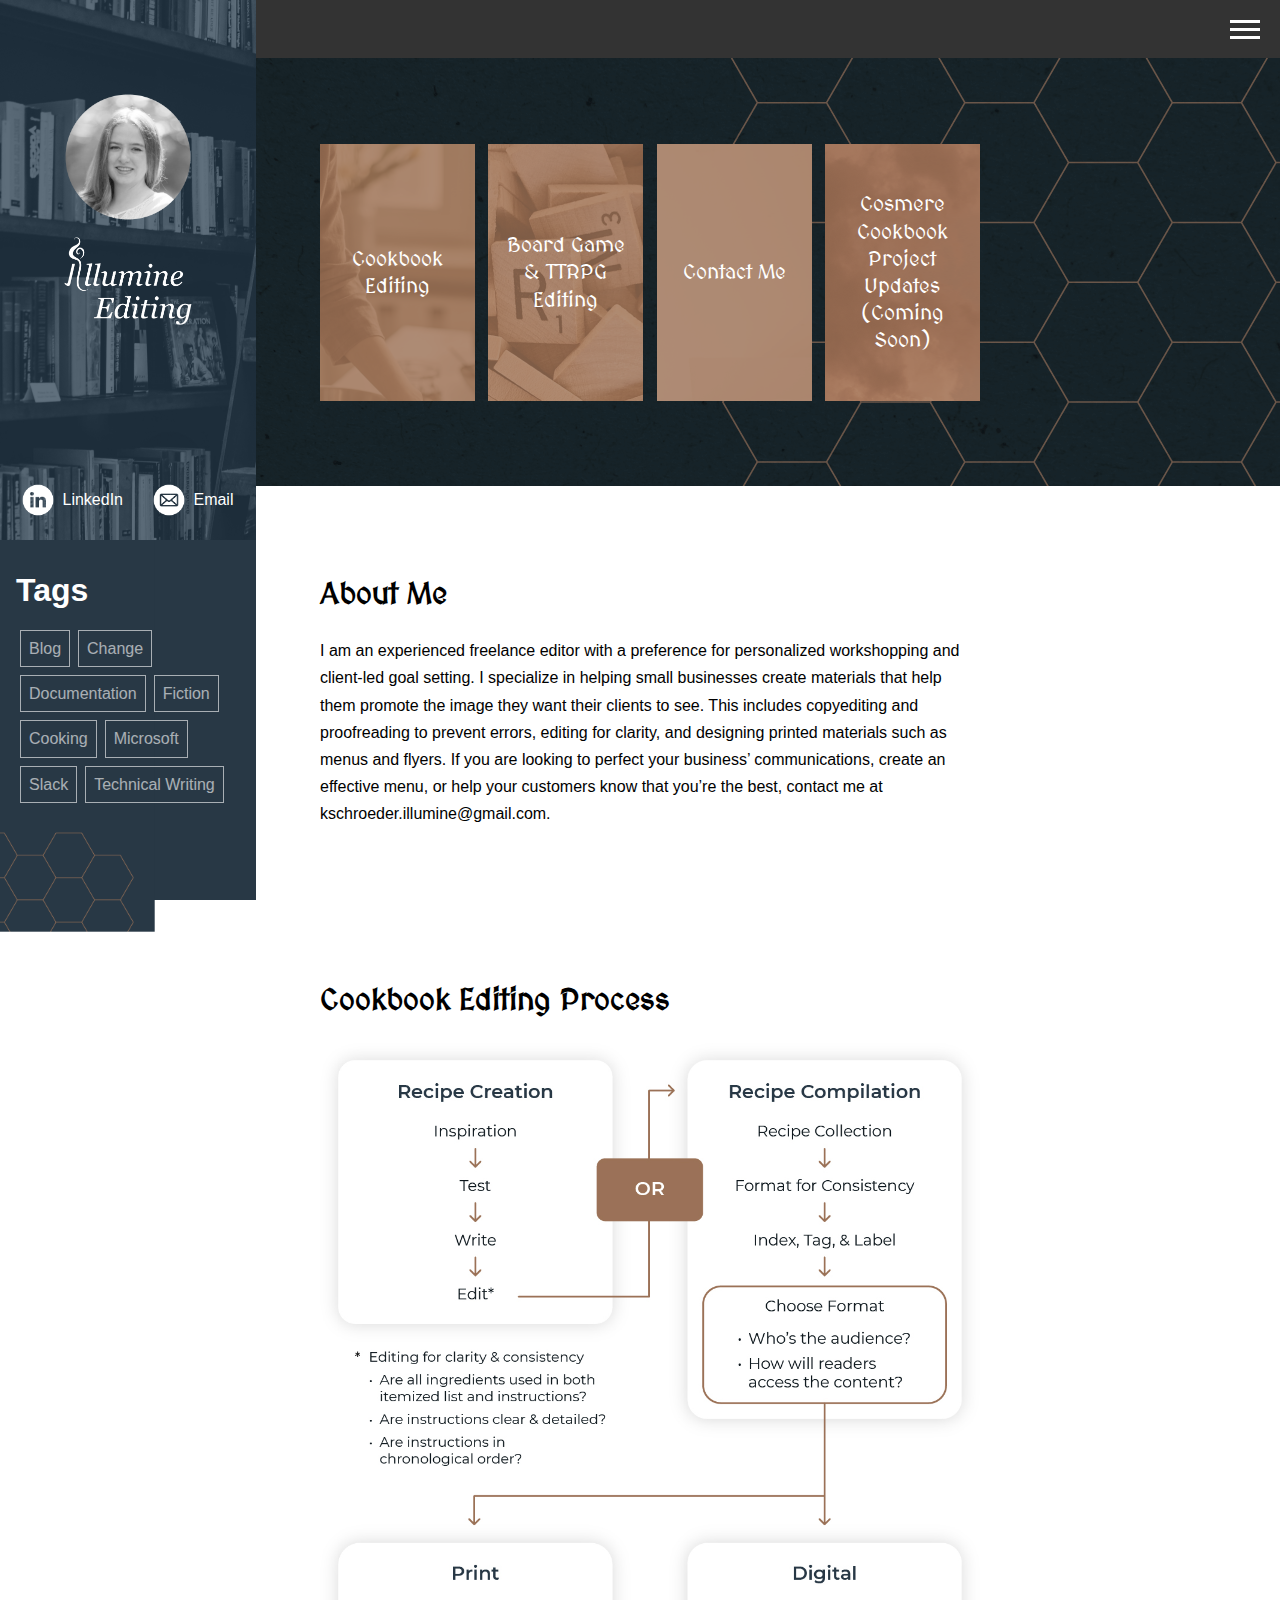
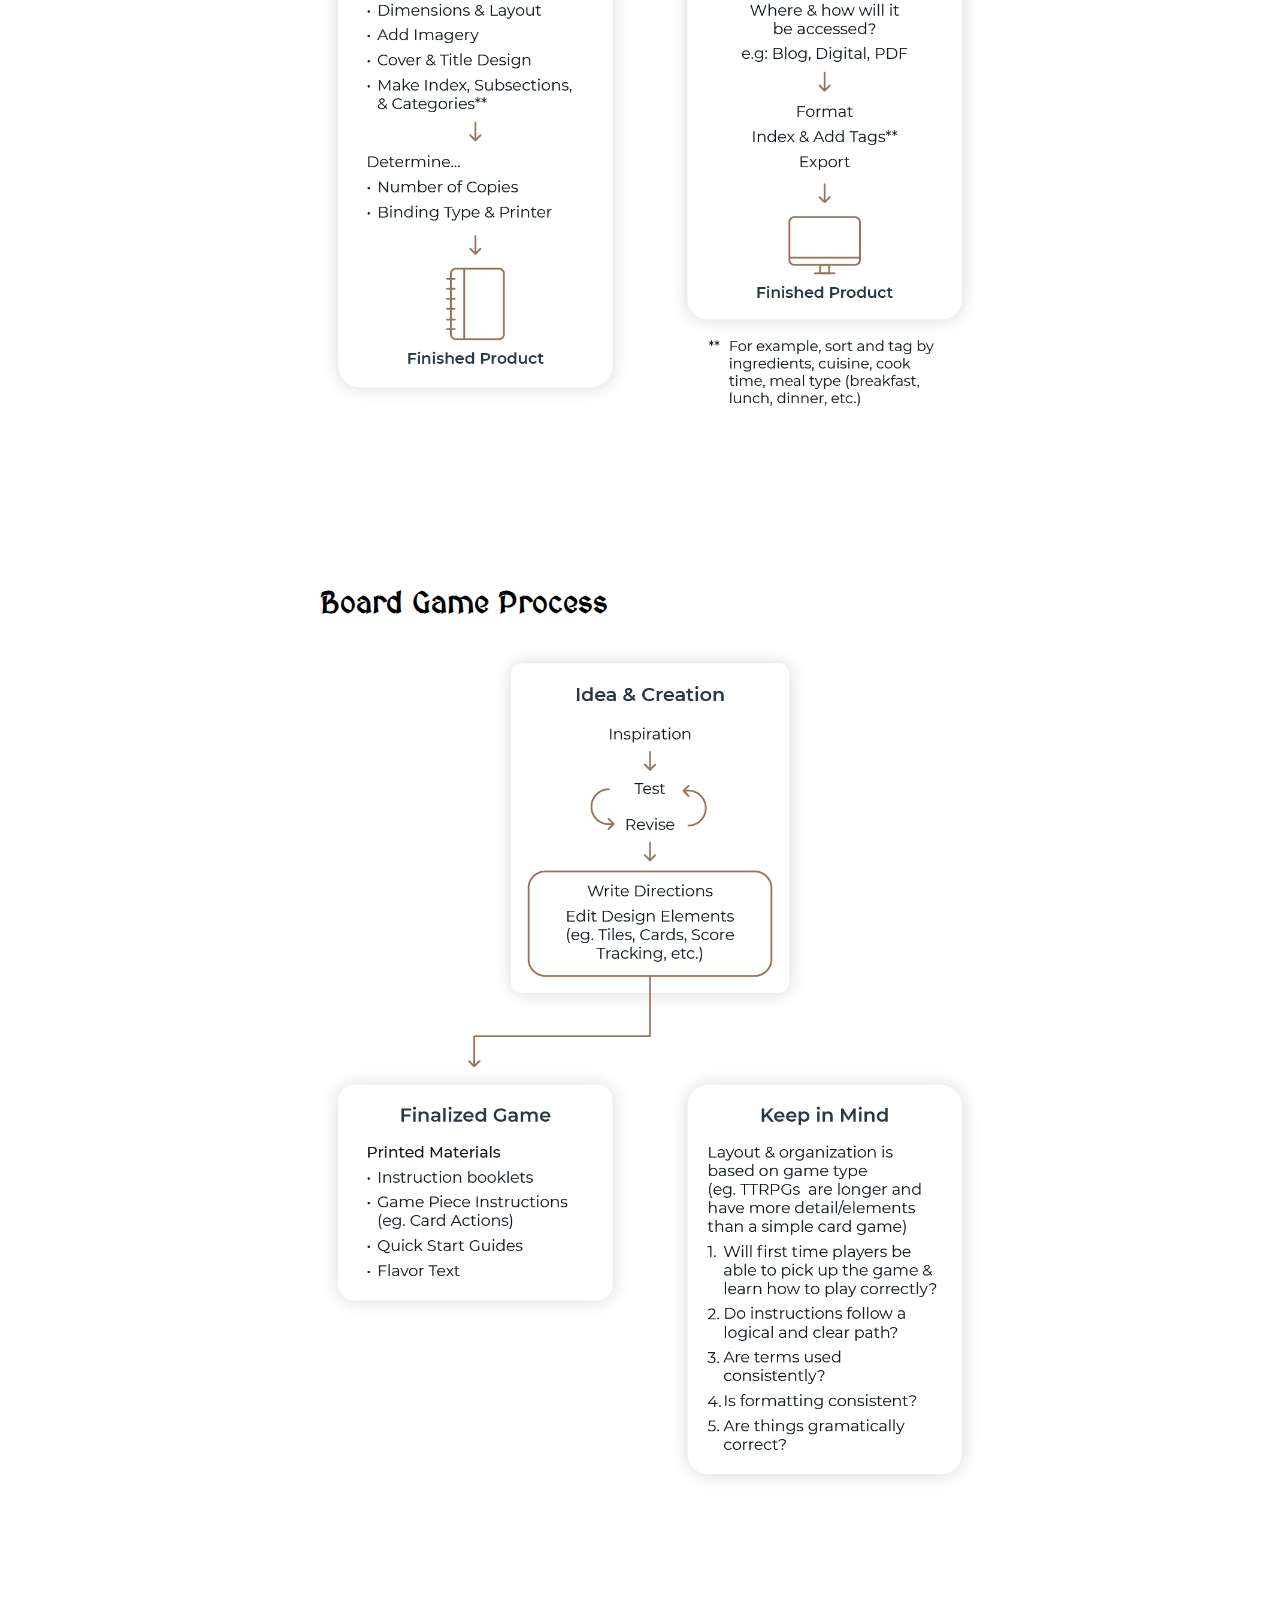
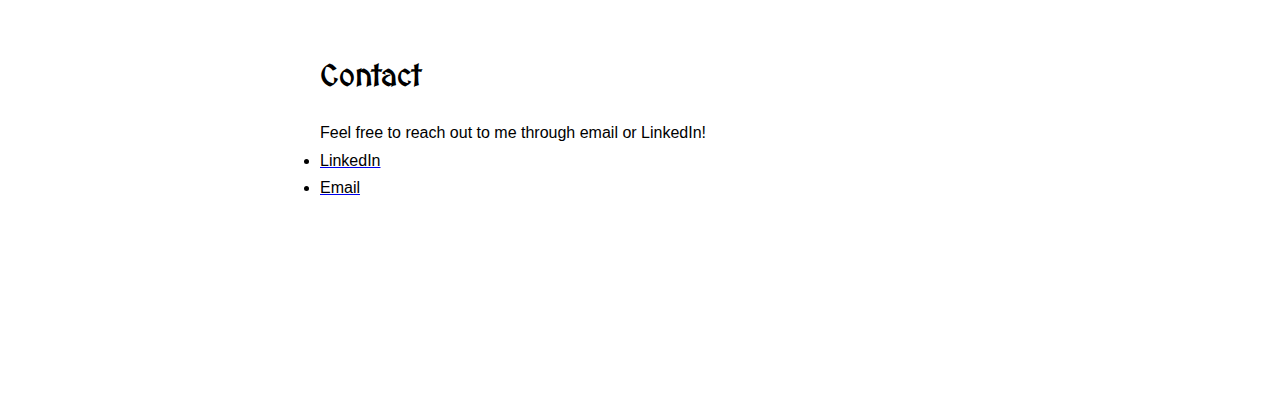
<file: index.html>
<!DOCTYPE html>
<html>

<head>
    <title>Kaitlyn's Portfolio</title>
    <link rel="stylesheet" href="styles.css">

    <link rel="preconnect" href="https://fonts.googleapis.com">
    <link rel="preconnect" href="https://fonts.gstatic.com" crossorigin>
    <link href="https://fonts.googleapis.com/css2?family=MedievalSharp" rel="stylesheet">

    <meta name="viewport" content="width=device-width,initial-scale=1.0">
</head>

<body>
    <nav class="navbar">
        <div class="hamburger-menu" id="hamburger">
            <span class="bar"></span>
            <span class="bar"></span>
            <span class="bar"></span>
        </div>

        <ul class="nav-links" id="navLinks">
            <li><a href="#CookbookEditing">Cookbook Editing</a></li>
            <li><a href="#BoardGame">Board Game & TTRPG Editing</a></li>
            <li><a href="#ContactMe">Contact Me</a></li>
            <li><a href="#CosmereCookbook">Cosmere Cookbook Project Updates (Coming Soon)</a></li>
        </ul>
    </nav>

    <div class="desktop-profile">
        <div class="desktop-image-wrapper">
            <img class="desktop-headshot" src="assets/2024-02-10_Kaitlyn Headshot.png">
            <img class="desktop-logo" src="assets/2024-02-10_Illumine Editing_Logo.png">
            <div class="contact-links" style="margin-bottom:20px">
                <a href="https://www.linkedin.com/in/kaitlyn-schroeder-illumine/" class="contact-link">
                    <img class="contact-link-image" src="assets/2024-02-10_LinkedIn.png">
                    <span class="contact-link-text">LinkedIn</span>
                </a>
                <a href="mailto: kschroeder.illumine@gmail.com" class="contact-link">
                    <img class="contact-link-image" src="assets/2024-02-10_Email.png">
                    <span class="contact-link-text">Email</span>
                </a>
            </div>
        </div>
        <div class="desktop-tag-section">
            <h1>Tags</h1>
            <div class="desktop-tags">
                <span class="tag">Blog</span>
                <span class="tag">Change</span>
                <span class="tag">Documentation</span>
                <span class="tag">Fiction</span>
                <span class="tag">Cooking</span>
                <span class="tag">Microsoft</span>
                <span class="tag">Slack</span>
                <span class="tag">Technical Writing</span>
            </div>
        </div>
    </div>

    <div class="main-content">
        <div style="height: 58px;">
            <!-- Navbar spacing -->
        </div>

        <div class="mobile-profile">
            <img class="desktop-headshot" src="assets/2024-02-10_Kaitlyn Headshot.png">
        </div>

        <div class="desktop-navbar">
            <a href="#CookbookEditing" class="desktop-navbar-item"
                style="background-image: url('assets/2024-02-10_Cookbook\ Nav.png')">Cookbook Editing</a>
            <a href="#BoardGame" class="desktop-navbar-item"
                style="background-image: url('assets/2024-02-10_Board\ Games\ Nav.png')">Board Game & TTRPG Editing</a>
            <a href="#ContactMe" class="desktop-navbar-item"
                style="background-image: url('assets/2024-02-10_Contact\ Me\ Nav.png')">Contact Me</a>
            <a href="#CosmereCookbook" class="desktop-navbar-item"
                style="background-image: url('assets/2024-02-10_Cosmere\ Cookbook\ Nav.png'); margin-right: 0%;">Cosmere Cookbook Project Updates (Coming Soon)</a>
        </div>

        <div class="section">
            <h3 section id="AboutMe"> About Me </h3>

            I am an experienced freelance editor with a preference for personalized workshopping and client-led goal
            setting. I specialize in helping small businesses create materials that help them promote the image they
            want their clients to see. This includes copyediting and proofreading to prevent errors, editing for
            clarity, and designing printed materials such as menus and flyers.
            If you are looking to perfect your business’ communications, create an effective menu, or help your
            customers know that you’re the best, contact me at kschroeder.illumine@gmail.com.
        </div>
        <div class="section">
            <h3 section id="CookbookEditing"> Cookbook Editing Process </h3>
<img src="assets\Editing Process Infographics_2024-02-14 v3_Cookbook Infographic.jpg" class="infographic"> 

        </div>

        <div class="section">
            <h3 section id="BoardGame"> Board Game Process </h3>
            <img src="assets\Editing Process Infographics_2024-02-14 v3_Board Game Infographic.jpg" class="infographic"> 

        </div>
        
        <div class="section" style="margin-bottom:150px">
            <h3 section id="ContactMe"> Contact </h3>
            Feel free to reach out to me through email or LinkedIn!

            <li>
            <a href="https://www.linkedin.com/in/kaitlyn-schroeder-illumine/">
                <span class="contact-link-text-dark" class="contact-link">LinkedIn</span>
            </a>
        </li>
        <li>
            <a href="mailto: kschroeder.illumine@gmail.com">
                <span class="contact-link-text-dark" class="contact-link">Email</span>
            </a>
        </li>

        </div>

    </div>
    <script src="script.js"></script>
</body>

</html>
</file>
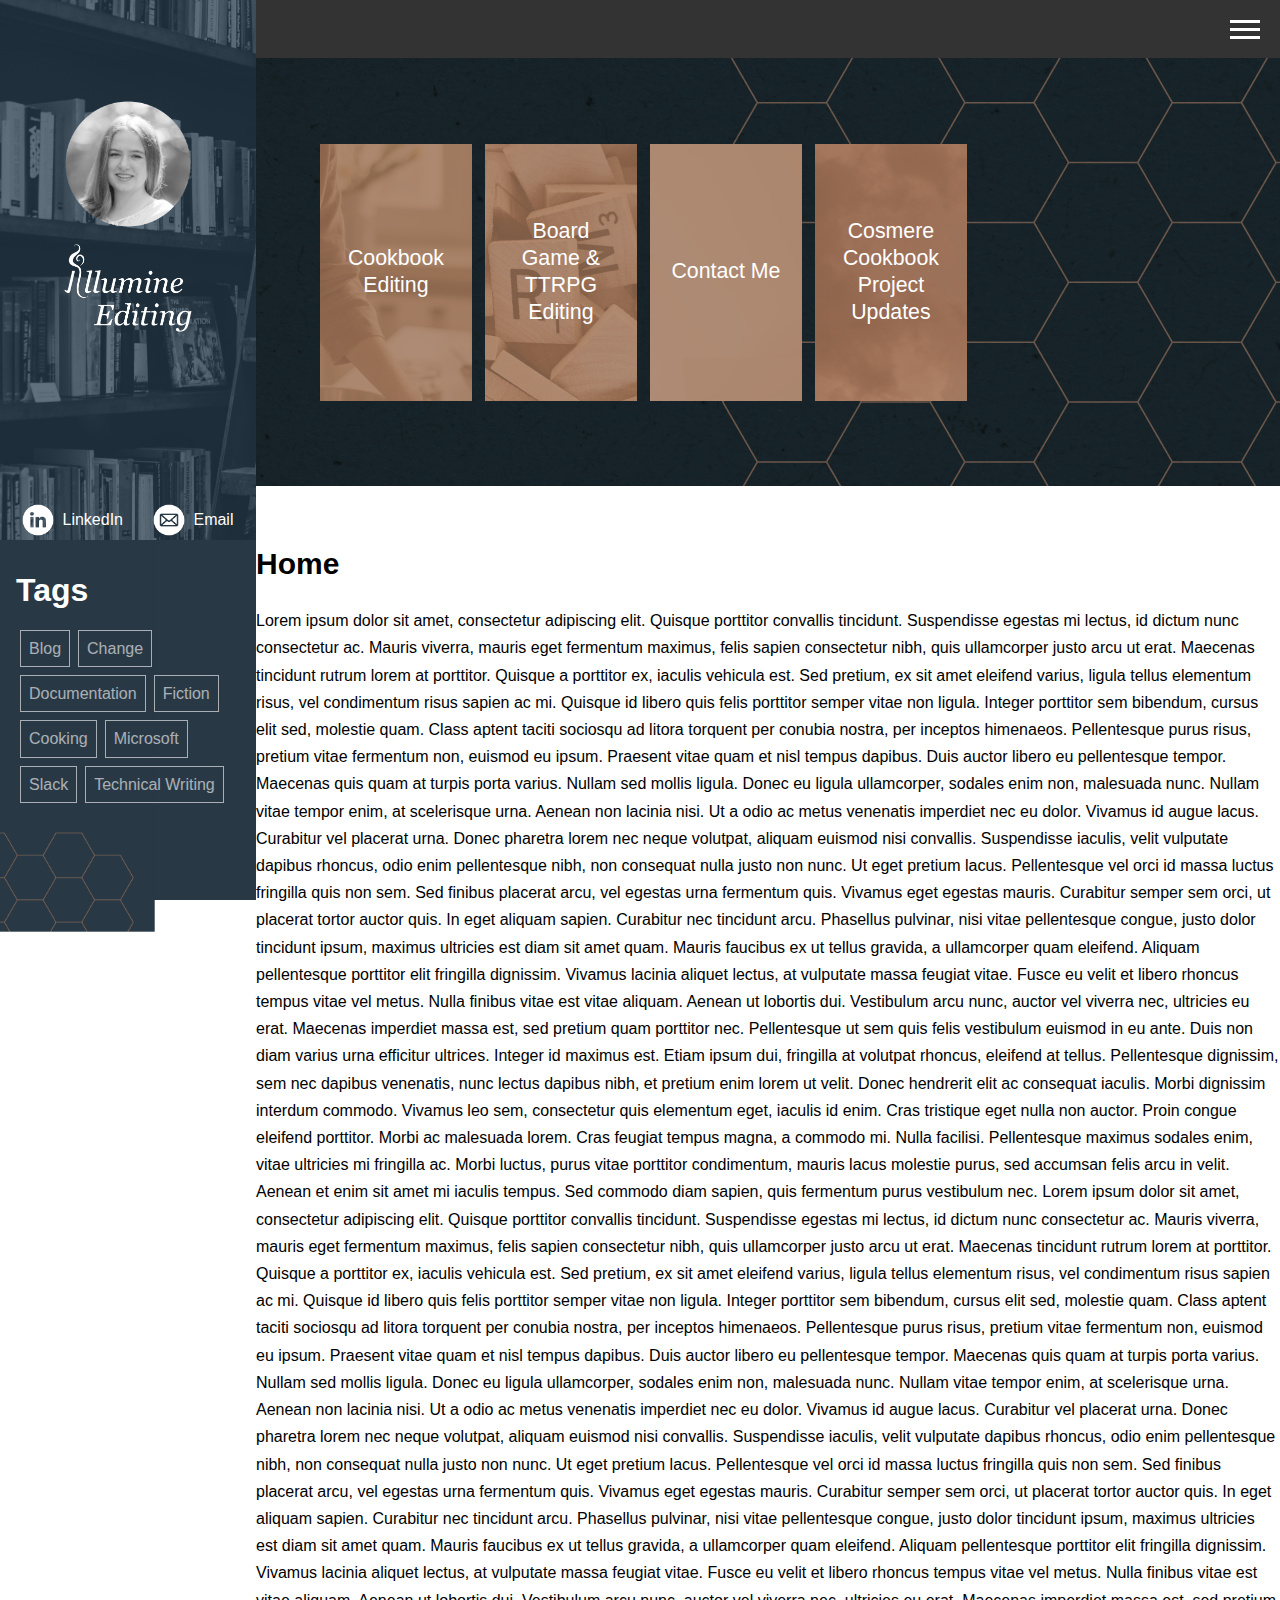
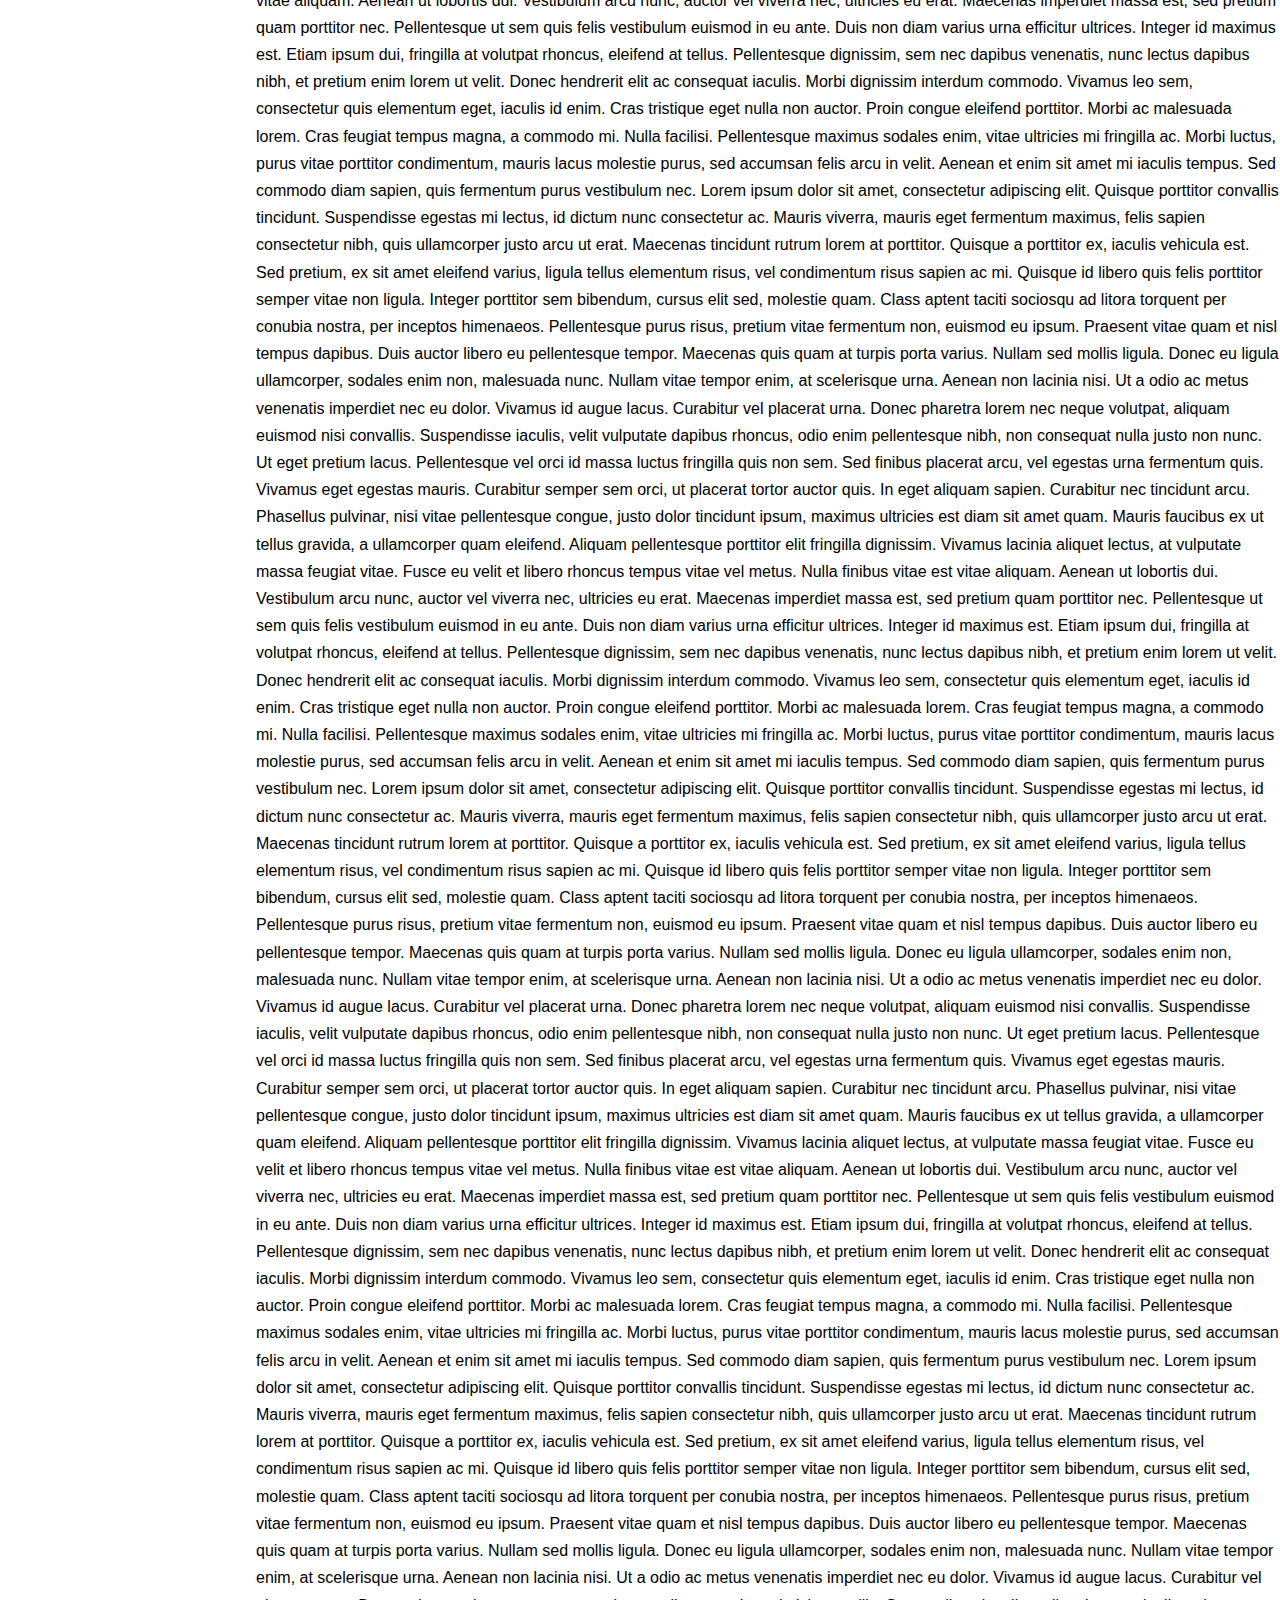
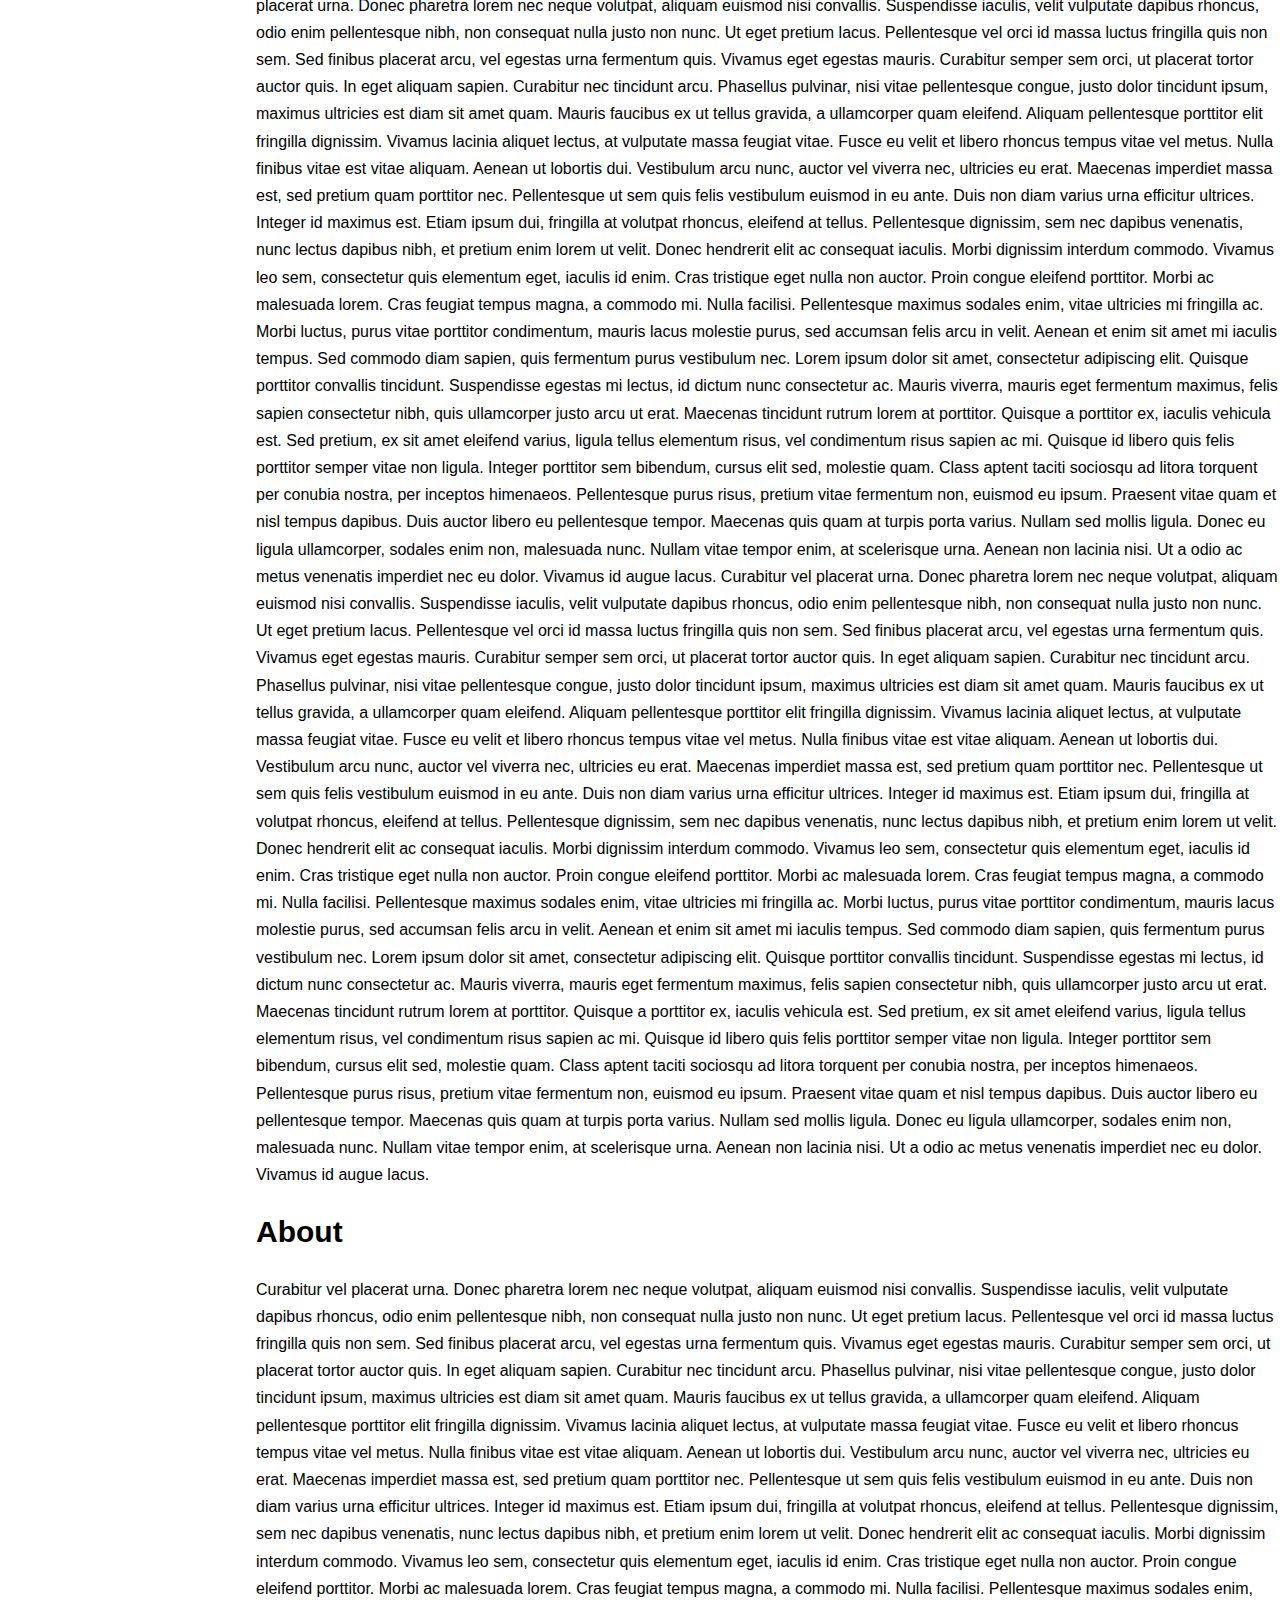
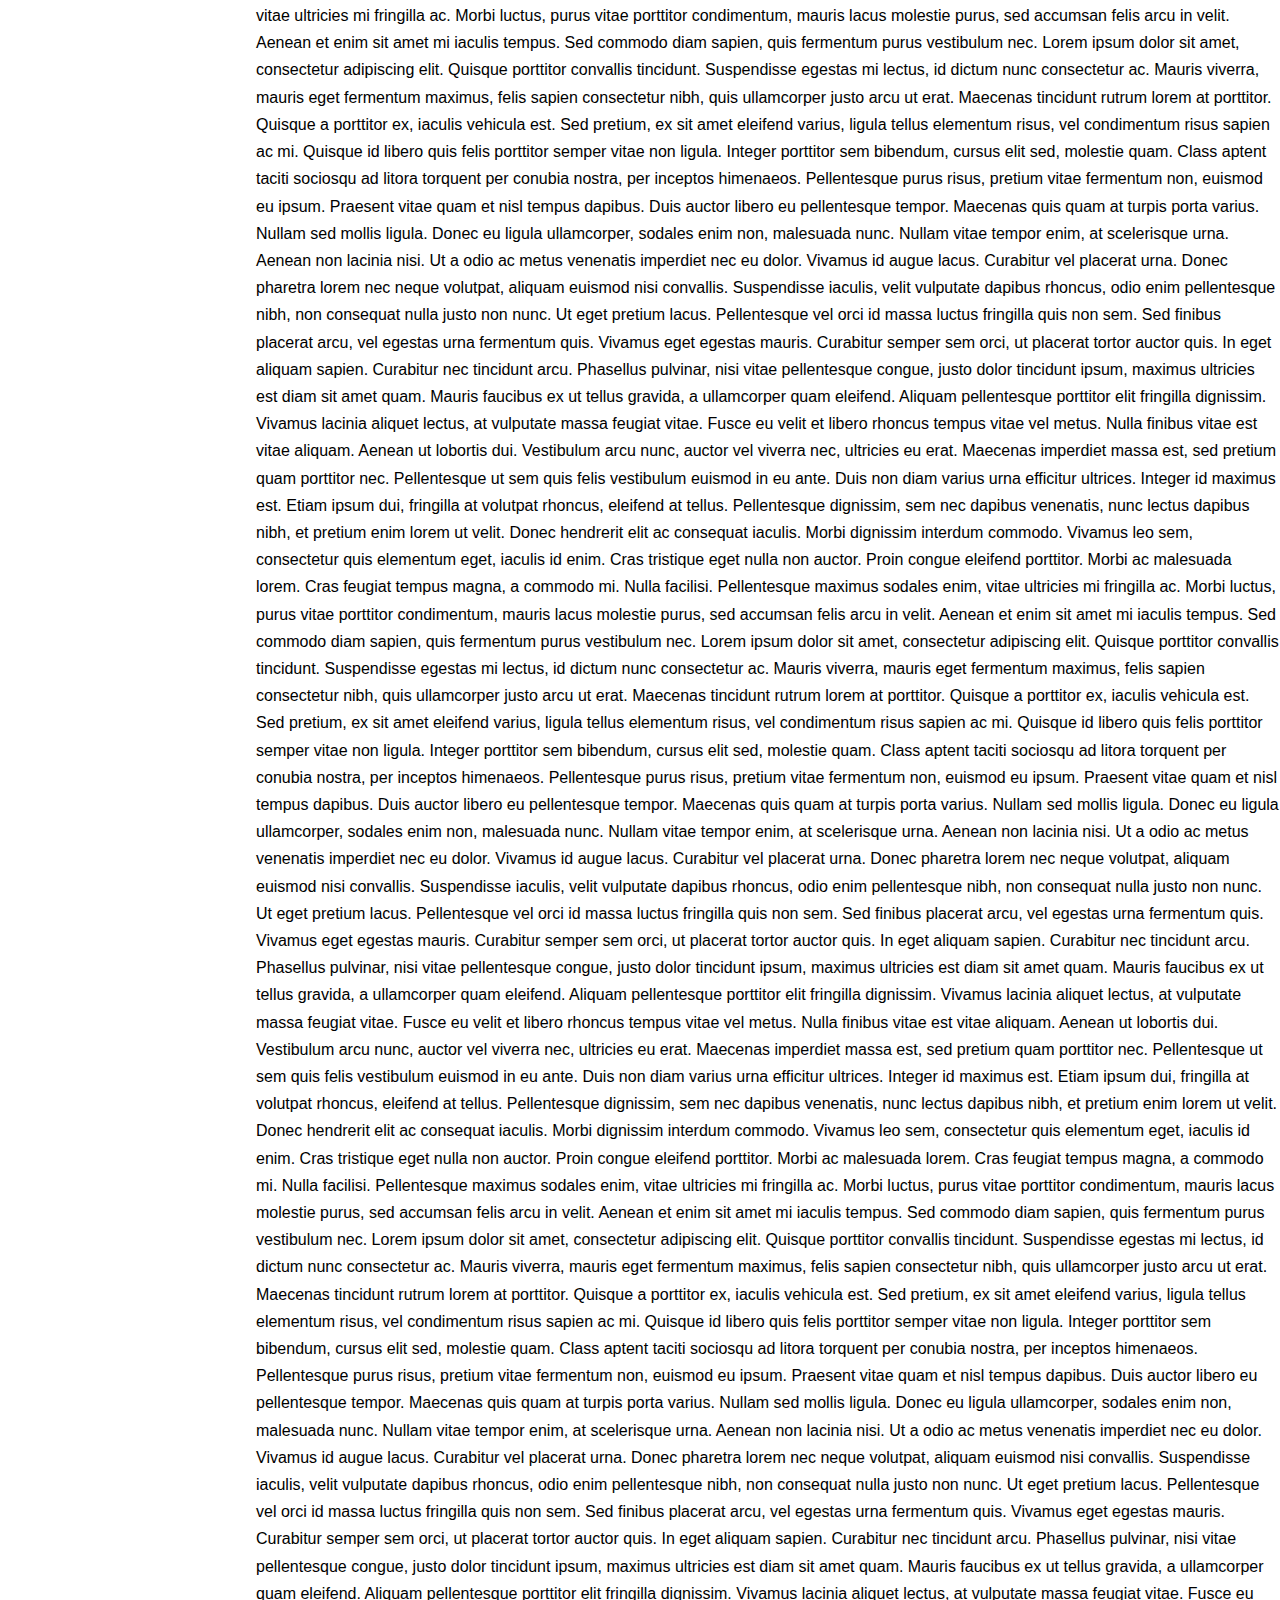
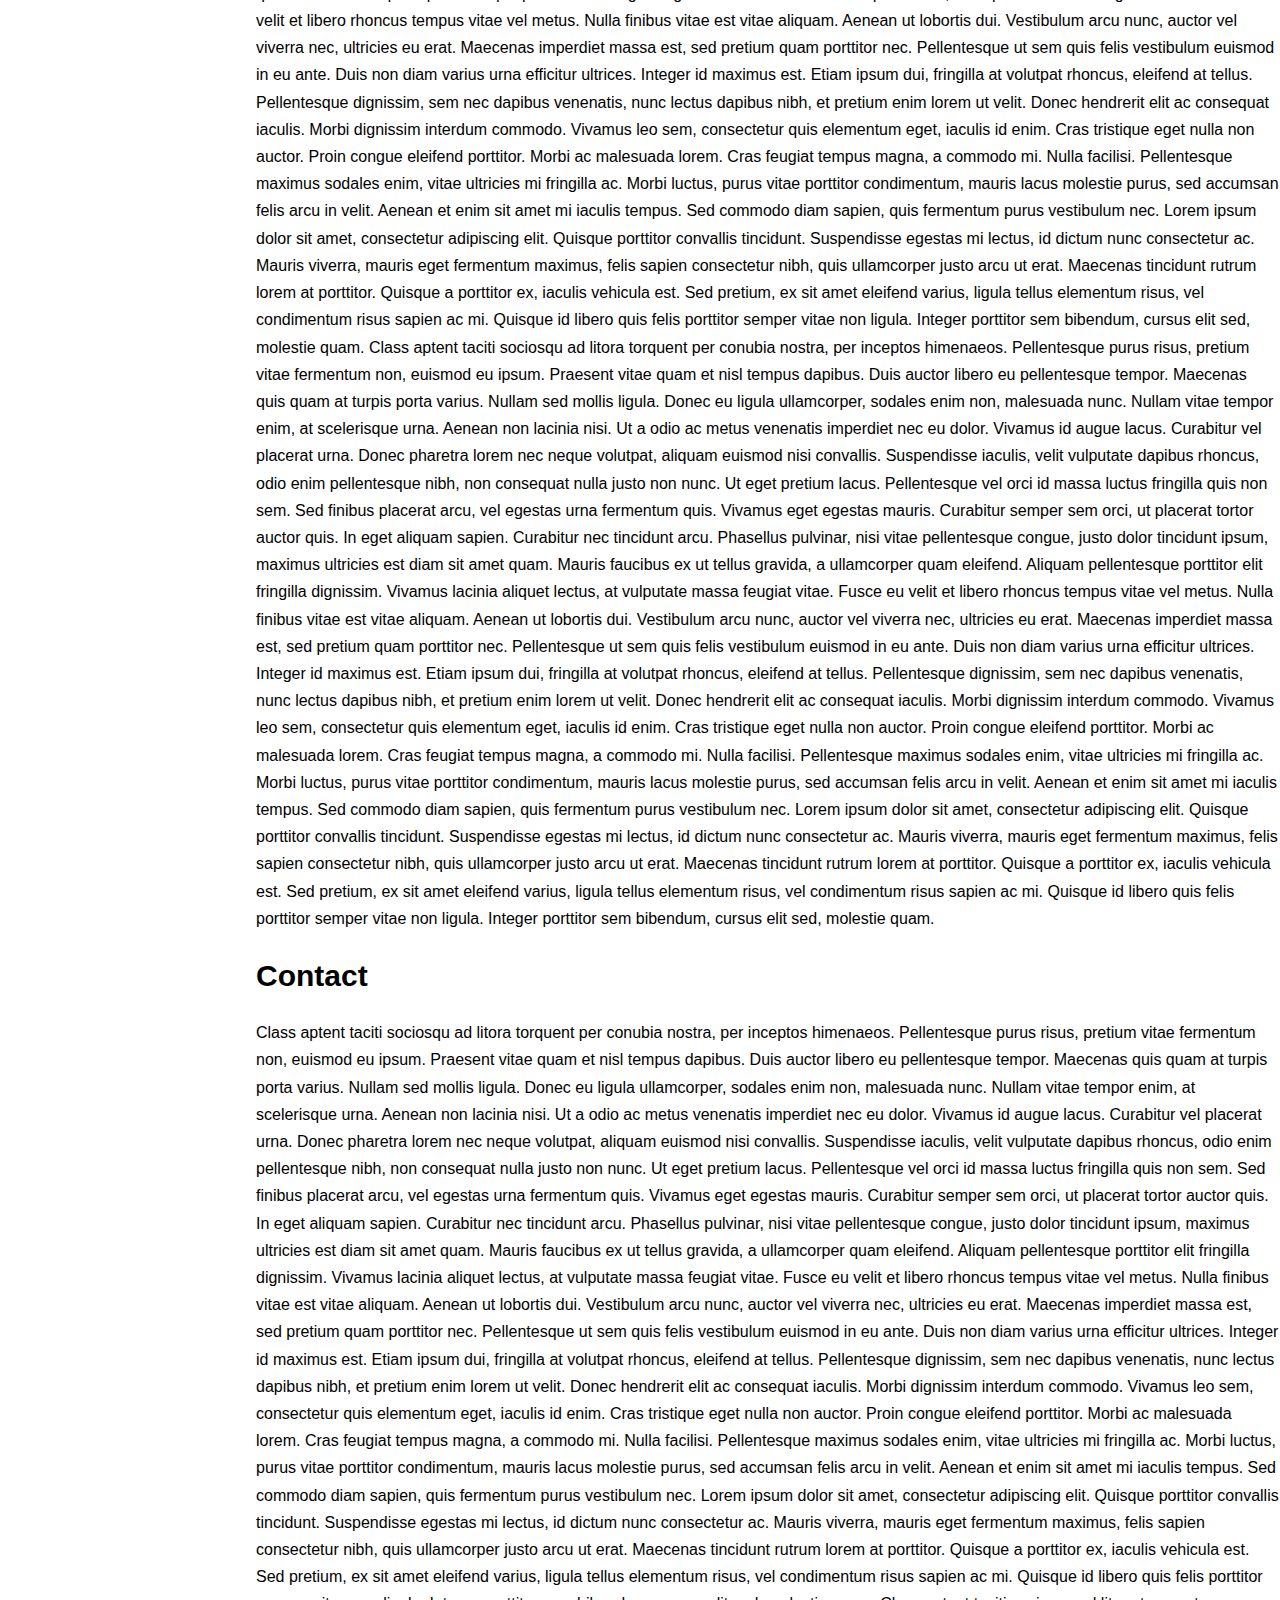
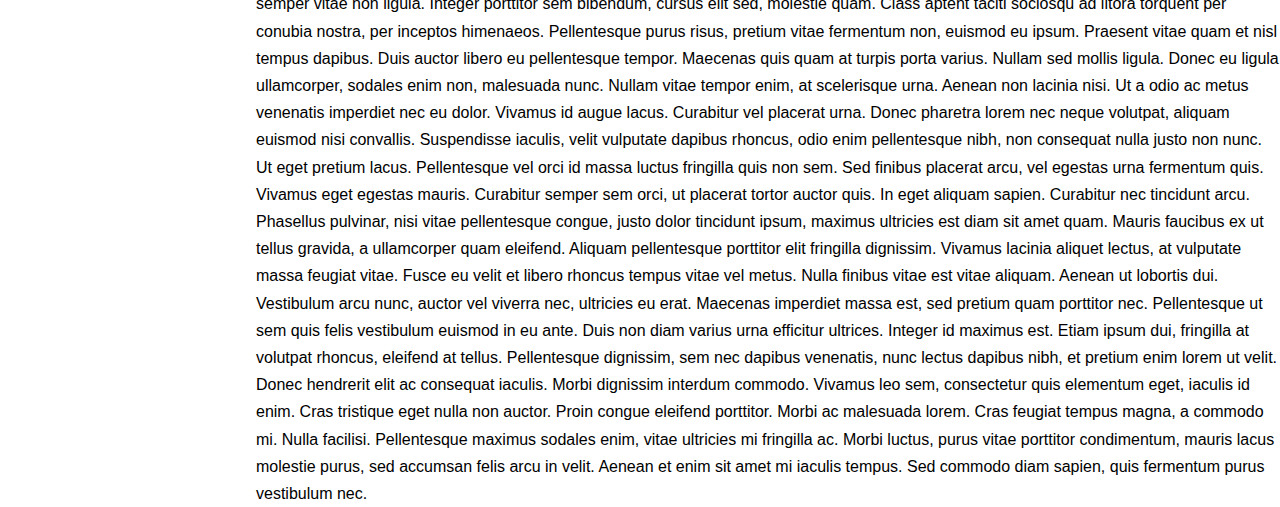
<file: index_beta.html>
<!DOCTYPE html>
<html>

<head>
    <title>Kaitlyn's Portfolio</title>
    <link rel="stylesheet" href="styles.css">
</head>

<body>
    <nav class="navbar">
        <div class="hamburger-menu" id="hamburger">
            <span class="bar"></span>
            <span class="bar"></span>
            <span class="bar"></span>
        </div>

        <ul class="nav-links" id="navLinks">
            <li><a href="#CookbookEditing">Cookbook Editing</a></li>
            <li><a href="#BoardGame">Board Game & TTRPG Editing</a></li>
            <li><a href="#ContactMe">Contact Me</a></li>
            <li><a href="#CosmereCookbook">Cosmere Cookbook Project Updates</a></li>
        </ul>
    </nav>

    <div class="desktop-profile">
        <div class="desktop-image-wrapper">
            <img class="desktop-headshot" src="assets/2024-02-10_Kaitlyn Headshot.png">
            <img class="desktop-logo" src="assets/2024-02-10_Illumine Editing_Logo.png">
            <div class="contact-links">
                <a class="contact-link">
                    <img class="contact-link-image" src="assets/2024-02-10_LinkedIn.png">
                    <span class="contact-link-text">LinkedIn</span>
                </a>
                <a class="contact-link">
                    <img class="contact-link-image" src="assets/2024-02-10_Email.png">
                    <span class="contact-link-text">Email</span>
                </a>
            </div>
        </div>
        <div class="desktop-tag-section">
            <h1>Tags</h1>
            <div class="desktop-tags">
                <span class="tag">Blog</span>
                <span class="tag">Change</span>
                <span class="tag">Documentation</span>
                <span class="tag">Fiction</span>
                <span class="tag">Cooking</span>
                <span class="tag">Microsoft</span>
                <span class="tag">Slack</span>
                <span class="tag">Technical Writing</span>
            </div>
        </div>
    </div>

    <div class="main-content">
        <div style="height: 58px;">
            <!-- Navbar spacing -->
        </div>

        <div class="mobile-profile">
            Picture of Kaitlyn for mobile
        </div>

        <div class="desktop-navbar">
            <a href="#CookbookEditing" class="desktop-navbar-item" style="background-image: url('assets/2024-02-10_Cookbook\ Nav.png')">Cookbook Editing</a>
            <a href="#BoardGame" class="desktop-navbar-item" style="background-image: url('assets/2024-02-10_Board\ Games\ Nav.png')">Board Game & TTRPG Editing</a>
            <a href="#ContactMe" class="desktop-navbar-item" style="background-image: url('assets/2024-02-10_Contact\ Me\ Nav.png')">Contact Me</a>
            <a href="#CosmereCookbook" class="desktop-navbar-item" style="background-image: url('assets/2024-02-10_Cosmere\ Cookbook\ Nav.png')">Cosmere Cookbook Project Updates</a>
        </div>

        <div style="margin-top: 64px;">
            <h3 id="Home"> Home </h3>
            Lorem ipsum dolor sit amet, consectetur adipiscing elit. Quisque porttitor convallis tincidunt. Suspendisse
            egestas mi lectus, id dictum nunc consectetur ac. Mauris viverra, mauris eget fermentum maximus, felis
            sapien consectetur nibh, quis ullamcorper justo arcu ut erat. Maecenas tincidunt rutrum lorem at porttitor.
            Quisque a porttitor ex, iaculis vehicula est. Sed pretium, ex sit amet eleifend varius, ligula tellus
            elementum risus, vel condimentum risus sapien ac mi. Quisque id libero quis felis porttitor semper vitae non
            ligula. Integer porttitor sem bibendum, cursus elit sed, molestie quam.

            Class aptent taciti sociosqu ad litora torquent per conubia nostra, per inceptos himenaeos. Pellentesque
            purus risus, pretium vitae fermentum non, euismod eu ipsum. Praesent vitae quam et nisl tempus dapibus. Duis
            auctor libero eu pellentesque tempor. Maecenas quis quam at turpis porta varius. Nullam sed mollis ligula.
            Donec eu ligula ullamcorper, sodales enim non, malesuada nunc. Nullam vitae tempor enim, at scelerisque
            urna. Aenean non lacinia nisi. Ut a odio ac metus venenatis imperdiet nec eu dolor. Vivamus id augue lacus.

            Curabitur vel placerat urna. Donec pharetra lorem nec neque volutpat, aliquam euismod nisi convallis.
            Suspendisse iaculis, velit vulputate dapibus rhoncus, odio enim pellentesque nibh, non consequat nulla justo
            non nunc. Ut eget pretium lacus. Pellentesque vel orci id massa luctus fringilla quis non sem. Sed finibus
            placerat arcu, vel egestas urna fermentum quis. Vivamus eget egestas mauris.

            Curabitur semper sem orci, ut placerat tortor auctor quis. In eget aliquam sapien. Curabitur nec tincidunt
            arcu. Phasellus pulvinar, nisi vitae pellentesque congue, justo dolor tincidunt ipsum, maximus ultricies est
            diam sit amet quam. Mauris faucibus ex ut tellus gravida, a ullamcorper quam eleifend. Aliquam pellentesque
            porttitor elit fringilla dignissim. Vivamus lacinia aliquet lectus, at vulputate massa feugiat vitae. Fusce
            eu velit et libero rhoncus tempus vitae vel metus. Nulla finibus vitae est vitae aliquam. Aenean ut lobortis
            dui. Vestibulum arcu nunc, auctor vel viverra nec, ultricies eu erat. Maecenas imperdiet massa est, sed
            pretium quam porttitor nec. Pellentesque ut sem quis felis vestibulum euismod in eu ante.

            Duis non diam varius urna efficitur ultrices. Integer id maximus est. Etiam ipsum dui, fringilla at volutpat
            rhoncus, eleifend at tellus. Pellentesque dignissim, sem nec dapibus venenatis, nunc lectus dapibus nibh, et
            pretium enim lorem ut velit. Donec hendrerit elit ac consequat iaculis. Morbi dignissim interdum commodo.
            Vivamus leo sem, consectetur quis elementum eget, iaculis id enim. Cras tristique eget nulla non auctor.
            Proin congue eleifend porttitor. Morbi ac malesuada lorem. Cras feugiat tempus magna, a commodo mi. Nulla
            facilisi. Pellentesque maximus sodales enim, vitae ultricies mi fringilla ac. Morbi luctus, purus vitae
            porttitor condimentum, mauris lacus molestie purus, sed accumsan felis arcu in velit. Aenean et enim sit
            amet mi iaculis tempus. Sed commodo diam sapien, quis fermentum purus vestibulum nec.

            Lorem ipsum dolor sit amet, consectetur adipiscing elit. Quisque porttitor convallis tincidunt. Suspendisse
            egestas mi lectus, id dictum nunc consectetur ac. Mauris viverra, mauris eget fermentum maximus, felis
            sapien consectetur nibh, quis ullamcorper justo arcu ut erat. Maecenas tincidunt rutrum lorem at porttitor.
            Quisque a porttitor ex, iaculis vehicula est. Sed pretium, ex sit amet eleifend varius, ligula tellus
            elementum risus, vel condimentum risus sapien ac mi. Quisque id libero quis felis porttitor semper vitae non
            ligula. Integer porttitor sem bibendum, cursus elit sed, molestie quam.

            Class aptent taciti sociosqu ad litora torquent per conubia nostra, per inceptos himenaeos. Pellentesque
            purus risus, pretium vitae fermentum non, euismod eu ipsum. Praesent vitae quam et nisl tempus dapibus. Duis
            auctor libero eu pellentesque tempor. Maecenas quis quam at turpis porta varius. Nullam sed mollis ligula.
            Donec eu ligula ullamcorper, sodales enim non, malesuada nunc. Nullam vitae tempor enim, at scelerisque
            urna. Aenean non lacinia nisi. Ut a odio ac metus venenatis imperdiet nec eu dolor. Vivamus id augue lacus.

            Curabitur vel placerat urna. Donec pharetra lorem nec neque volutpat, aliquam euismod nisi convallis.
            Suspendisse iaculis, velit vulputate dapibus rhoncus, odio enim pellentesque nibh, non consequat nulla justo
            non nunc. Ut eget pretium lacus. Pellentesque vel orci id massa luctus fringilla quis non sem. Sed finibus
            placerat arcu, vel egestas urna fermentum quis. Vivamus eget egestas mauris.

            Curabitur semper sem orci, ut placerat tortor auctor quis. In eget aliquam sapien. Curabitur nec tincidunt
            arcu. Phasellus pulvinar, nisi vitae pellentesque congue, justo dolor tincidunt ipsum, maximus ultricies est
            diam sit amet quam. Mauris faucibus ex ut tellus gravida, a ullamcorper quam eleifend. Aliquam pellentesque
            porttitor elit fringilla dignissim. Vivamus lacinia aliquet lectus, at vulputate massa feugiat vitae. Fusce
            eu velit et libero rhoncus tempus vitae vel metus. Nulla finibus vitae est vitae aliquam. Aenean ut lobortis
            dui. Vestibulum arcu nunc, auctor vel viverra nec, ultricies eu erat. Maecenas imperdiet massa est, sed
            pretium quam porttitor nec. Pellentesque ut sem quis felis vestibulum euismod in eu ante.

            Duis non diam varius urna efficitur ultrices. Integer id maximus est. Etiam ipsum dui, fringilla at volutpat
            rhoncus, eleifend at tellus. Pellentesque dignissim, sem nec dapibus venenatis, nunc lectus dapibus nibh, et
            pretium enim lorem ut velit. Donec hendrerit elit ac consequat iaculis. Morbi dignissim interdum commodo.
            Vivamus leo sem, consectetur quis elementum eget, iaculis id enim. Cras tristique eget nulla non auctor.
            Proin congue eleifend porttitor. Morbi ac malesuada lorem. Cras feugiat tempus magna, a commodo mi. Nulla
            facilisi. Pellentesque maximus sodales enim, vitae ultricies mi fringilla ac. Morbi luctus, purus vitae
            porttitor condimentum, mauris lacus molestie purus, sed accumsan felis arcu in velit. Aenean et enim sit
            amet mi iaculis tempus. Sed commodo diam sapien, quis fermentum purus vestibulum nec.
            Lorem ipsum dolor sit amet, consectetur adipiscing elit. Quisque porttitor convallis tincidunt. Suspendisse
            egestas mi lectus, id dictum nunc consectetur ac. Mauris viverra, mauris eget fermentum maximus, felis
            sapien consectetur nibh, quis ullamcorper justo arcu ut erat. Maecenas tincidunt rutrum lorem at porttitor.
            Quisque a porttitor ex, iaculis vehicula est. Sed pretium, ex sit amet eleifend varius, ligula tellus
            elementum risus, vel condimentum risus sapien ac mi. Quisque id libero quis felis porttitor semper vitae non
            ligula. Integer porttitor sem bibendum, cursus elit sed, molestie quam.

            Class aptent taciti sociosqu ad litora torquent per conubia nostra, per inceptos himenaeos. Pellentesque
            purus risus, pretium vitae fermentum non, euismod eu ipsum. Praesent vitae quam et nisl tempus dapibus. Duis
            auctor libero eu pellentesque tempor. Maecenas quis quam at turpis porta varius. Nullam sed mollis ligula.
            Donec eu ligula ullamcorper, sodales enim non, malesuada nunc. Nullam vitae tempor enim, at scelerisque
            urna. Aenean non lacinia nisi. Ut a odio ac metus venenatis imperdiet nec eu dolor. Vivamus id augue lacus.

            Curabitur vel placerat urna. Donec pharetra lorem nec neque volutpat, aliquam euismod nisi convallis.
            Suspendisse iaculis, velit vulputate dapibus rhoncus, odio enim pellentesque nibh, non consequat nulla justo
            non nunc. Ut eget pretium lacus. Pellentesque vel orci id massa luctus fringilla quis non sem. Sed finibus
            placerat arcu, vel egestas urna fermentum quis. Vivamus eget egestas mauris.

            Curabitur semper sem orci, ut placerat tortor auctor quis. In eget aliquam sapien. Curabitur nec tincidunt
            arcu. Phasellus pulvinar, nisi vitae pellentesque congue, justo dolor tincidunt ipsum, maximus ultricies est
            diam sit amet quam. Mauris faucibus ex ut tellus gravida, a ullamcorper quam eleifend. Aliquam pellentesque
            porttitor elit fringilla dignissim. Vivamus lacinia aliquet lectus, at vulputate massa feugiat vitae. Fusce
            eu velit et libero rhoncus tempus vitae vel metus. Nulla finibus vitae est vitae aliquam. Aenean ut lobortis
            dui. Vestibulum arcu nunc, auctor vel viverra nec, ultricies eu erat. Maecenas imperdiet massa est, sed
            pretium quam porttitor nec. Pellentesque ut sem quis felis vestibulum euismod in eu ante.

            Duis non diam varius urna efficitur ultrices. Integer id maximus est. Etiam ipsum dui, fringilla at volutpat
            rhoncus, eleifend at tellus. Pellentesque dignissim, sem nec dapibus venenatis, nunc lectus dapibus nibh, et
            pretium enim lorem ut velit. Donec hendrerit elit ac consequat iaculis. Morbi dignissim interdum commodo.
            Vivamus leo sem, consectetur quis elementum eget, iaculis id enim. Cras tristique eget nulla non auctor.
            Proin congue eleifend porttitor. Morbi ac malesuada lorem. Cras feugiat tempus magna, a commodo mi. Nulla
            facilisi. Pellentesque maximus sodales enim, vitae ultricies mi fringilla ac. Morbi luctus, purus vitae
            porttitor condimentum, mauris lacus molestie purus, sed accumsan felis arcu in velit. Aenean et enim sit
            amet mi iaculis tempus. Sed commodo diam sapien, quis fermentum purus vestibulum nec.
            Lorem ipsum dolor sit amet, consectetur adipiscing elit. Quisque porttitor convallis tincidunt. Suspendisse
            egestas mi lectus, id dictum nunc consectetur ac. Mauris viverra, mauris eget fermentum maximus, felis
            sapien consectetur nibh, quis ullamcorper justo arcu ut erat. Maecenas tincidunt rutrum lorem at porttitor.
            Quisque a porttitor ex, iaculis vehicula est. Sed pretium, ex sit amet eleifend varius, ligula tellus
            elementum risus, vel condimentum risus sapien ac mi. Quisque id libero quis felis porttitor semper vitae non
            ligula. Integer porttitor sem bibendum, cursus elit sed, molestie quam.

            Class aptent taciti sociosqu ad litora torquent per conubia nostra, per inceptos himenaeos. Pellentesque
            purus risus, pretium vitae fermentum non, euismod eu ipsum. Praesent vitae quam et nisl tempus dapibus. Duis
            auctor libero eu pellentesque tempor. Maecenas quis quam at turpis porta varius. Nullam sed mollis ligula.
            Donec eu ligula ullamcorper, sodales enim non, malesuada nunc. Nullam vitae tempor enim, at scelerisque
            urna. Aenean non lacinia nisi. Ut a odio ac metus venenatis imperdiet nec eu dolor. Vivamus id augue lacus.

            Curabitur vel placerat urna. Donec pharetra lorem nec neque volutpat, aliquam euismod nisi convallis.
            Suspendisse iaculis, velit vulputate dapibus rhoncus, odio enim pellentesque nibh, non consequat nulla justo
            non nunc. Ut eget pretium lacus. Pellentesque vel orci id massa luctus fringilla quis non sem. Sed finibus
            placerat arcu, vel egestas urna fermentum quis. Vivamus eget egestas mauris.

            Curabitur semper sem orci, ut placerat tortor auctor quis. In eget aliquam sapien. Curabitur nec tincidunt
            arcu. Phasellus pulvinar, nisi vitae pellentesque congue, justo dolor tincidunt ipsum, maximus ultricies est
            diam sit amet quam. Mauris faucibus ex ut tellus gravida, a ullamcorper quam eleifend. Aliquam pellentesque
            porttitor elit fringilla dignissim. Vivamus lacinia aliquet lectus, at vulputate massa feugiat vitae. Fusce
            eu velit et libero rhoncus tempus vitae vel metus. Nulla finibus vitae est vitae aliquam. Aenean ut lobortis
            dui. Vestibulum arcu nunc, auctor vel viverra nec, ultricies eu erat. Maecenas imperdiet massa est, sed
            pretium quam porttitor nec. Pellentesque ut sem quis felis vestibulum euismod in eu ante.

            Duis non diam varius urna efficitur ultrices. Integer id maximus est. Etiam ipsum dui, fringilla at volutpat
            rhoncus, eleifend at tellus. Pellentesque dignissim, sem nec dapibus venenatis, nunc lectus dapibus nibh, et
            pretium enim lorem ut velit. Donec hendrerit elit ac consequat iaculis. Morbi dignissim interdum commodo.
            Vivamus leo sem, consectetur quis elementum eget, iaculis id enim. Cras tristique eget nulla non auctor.
            Proin congue eleifend porttitor. Morbi ac malesuada lorem. Cras feugiat tempus magna, a commodo mi. Nulla
            facilisi. Pellentesque maximus sodales enim, vitae ultricies mi fringilla ac. Morbi luctus, purus vitae
            porttitor condimentum, mauris lacus molestie purus, sed accumsan felis arcu in velit. Aenean et enim sit
            amet mi iaculis tempus. Sed commodo diam sapien, quis fermentum purus vestibulum nec.
            Lorem ipsum dolor sit amet, consectetur adipiscing elit. Quisque porttitor convallis tincidunt. Suspendisse
            egestas mi lectus, id dictum nunc consectetur ac. Mauris viverra, mauris eget fermentum maximus, felis
            sapien consectetur nibh, quis ullamcorper justo arcu ut erat. Maecenas tincidunt rutrum lorem at porttitor.
            Quisque a porttitor ex, iaculis vehicula est. Sed pretium, ex sit amet eleifend varius, ligula tellus
            elementum risus, vel condimentum risus sapien ac mi. Quisque id libero quis felis porttitor semper vitae non
            ligula. Integer porttitor sem bibendum, cursus elit sed, molestie quam.

            Class aptent taciti sociosqu ad litora torquent per conubia nostra, per inceptos himenaeos. Pellentesque
            purus risus, pretium vitae fermentum non, euismod eu ipsum. Praesent vitae quam et nisl tempus dapibus. Duis
            auctor libero eu pellentesque tempor. Maecenas quis quam at turpis porta varius. Nullam sed mollis ligula.
            Donec eu ligula ullamcorper, sodales enim non, malesuada nunc. Nullam vitae tempor enim, at scelerisque
            urna. Aenean non lacinia nisi. Ut a odio ac metus venenatis imperdiet nec eu dolor. Vivamus id augue lacus.

            Curabitur vel placerat urna. Donec pharetra lorem nec neque volutpat, aliquam euismod nisi convallis.
            Suspendisse iaculis, velit vulputate dapibus rhoncus, odio enim pellentesque nibh, non consequat nulla justo
            non nunc. Ut eget pretium lacus. Pellentesque vel orci id massa luctus fringilla quis non sem. Sed finibus
            placerat arcu, vel egestas urna fermentum quis. Vivamus eget egestas mauris.

            Curabitur semper sem orci, ut placerat tortor auctor quis. In eget aliquam sapien. Curabitur nec tincidunt
            arcu. Phasellus pulvinar, nisi vitae pellentesque congue, justo dolor tincidunt ipsum, maximus ultricies est
            diam sit amet quam. Mauris faucibus ex ut tellus gravida, a ullamcorper quam eleifend. Aliquam pellentesque
            porttitor elit fringilla dignissim. Vivamus lacinia aliquet lectus, at vulputate massa feugiat vitae. Fusce
            eu velit et libero rhoncus tempus vitae vel metus. Nulla finibus vitae est vitae aliquam. Aenean ut lobortis
            dui. Vestibulum arcu nunc, auctor vel viverra nec, ultricies eu erat. Maecenas imperdiet massa est, sed
            pretium quam porttitor nec. Pellentesque ut sem quis felis vestibulum euismod in eu ante.

            Duis non diam varius urna efficitur ultrices. Integer id maximus est. Etiam ipsum dui, fringilla at volutpat
            rhoncus, eleifend at tellus. Pellentesque dignissim, sem nec dapibus venenatis, nunc lectus dapibus nibh, et
            pretium enim lorem ut velit. Donec hendrerit elit ac consequat iaculis. Morbi dignissim interdum commodo.
            Vivamus leo sem, consectetur quis elementum eget, iaculis id enim. Cras tristique eget nulla non auctor.
            Proin congue eleifend porttitor. Morbi ac malesuada lorem. Cras feugiat tempus magna, a commodo mi. Nulla
            facilisi. Pellentesque maximus sodales enim, vitae ultricies mi fringilla ac. Morbi luctus, purus vitae
            porttitor condimentum, mauris lacus molestie purus, sed accumsan felis arcu in velit. Aenean et enim sit
            amet mi iaculis tempus. Sed commodo diam sapien, quis fermentum purus vestibulum nec.
            Lorem ipsum dolor sit amet, consectetur adipiscing elit. Quisque porttitor convallis tincidunt. Suspendisse
            egestas mi lectus, id dictum nunc consectetur ac. Mauris viverra, mauris eget fermentum maximus, felis
            sapien consectetur nibh, quis ullamcorper justo arcu ut erat. Maecenas tincidunt rutrum lorem at porttitor.
            Quisque a porttitor ex, iaculis vehicula est. Sed pretium, ex sit amet eleifend varius, ligula tellus
            elementum risus, vel condimentum risus sapien ac mi. Quisque id libero quis felis porttitor semper vitae non
            ligula. Integer porttitor sem bibendum, cursus elit sed, molestie quam.

            Class aptent taciti sociosqu ad litora torquent per conubia nostra, per inceptos himenaeos. Pellentesque
            purus risus, pretium vitae fermentum non, euismod eu ipsum. Praesent vitae quam et nisl tempus dapibus. Duis
            auctor libero eu pellentesque tempor. Maecenas quis quam at turpis porta varius. Nullam sed mollis ligula.
            Donec eu ligula ullamcorper, sodales enim non, malesuada nunc. Nullam vitae tempor enim, at scelerisque
            urna. Aenean non lacinia nisi. Ut a odio ac metus venenatis imperdiet nec eu dolor. Vivamus id augue lacus.

            Curabitur vel placerat urna. Donec pharetra lorem nec neque volutpat, aliquam euismod nisi convallis.
            Suspendisse iaculis, velit vulputate dapibus rhoncus, odio enim pellentesque nibh, non consequat nulla justo
            non nunc. Ut eget pretium lacus. Pellentesque vel orci id massa luctus fringilla quis non sem. Sed finibus
            placerat arcu, vel egestas urna fermentum quis. Vivamus eget egestas mauris.

            Curabitur semper sem orci, ut placerat tortor auctor quis. In eget aliquam sapien. Curabitur nec tincidunt
            arcu. Phasellus pulvinar, nisi vitae pellentesque congue, justo dolor tincidunt ipsum, maximus ultricies est
            diam sit amet quam. Mauris faucibus ex ut tellus gravida, a ullamcorper quam eleifend. Aliquam pellentesque
            porttitor elit fringilla dignissim. Vivamus lacinia aliquet lectus, at vulputate massa feugiat vitae. Fusce
            eu velit et libero rhoncus tempus vitae vel metus. Nulla finibus vitae est vitae aliquam. Aenean ut lobortis
            dui. Vestibulum arcu nunc, auctor vel viverra nec, ultricies eu erat. Maecenas imperdiet massa est, sed
            pretium quam porttitor nec. Pellentesque ut sem quis felis vestibulum euismod in eu ante.

            Duis non diam varius urna efficitur ultrices. Integer id maximus est. Etiam ipsum dui, fringilla at volutpat
            rhoncus, eleifend at tellus. Pellentesque dignissim, sem nec dapibus venenatis, nunc lectus dapibus nibh, et
            pretium enim lorem ut velit. Donec hendrerit elit ac consequat iaculis. Morbi dignissim interdum commodo.
            Vivamus leo sem, consectetur quis elementum eget, iaculis id enim. Cras tristique eget nulla non auctor.
            Proin congue eleifend porttitor. Morbi ac malesuada lorem. Cras feugiat tempus magna, a commodo mi. Nulla
            facilisi. Pellentesque maximus sodales enim, vitae ultricies mi fringilla ac. Morbi luctus, purus vitae
            porttitor condimentum, mauris lacus molestie purus, sed accumsan felis arcu in velit. Aenean et enim sit
            amet mi iaculis tempus. Sed commodo diam sapien, quis fermentum purus vestibulum nec.
            Lorem ipsum dolor sit amet, consectetur adipiscing elit. Quisque porttitor convallis tincidunt. Suspendisse
            egestas mi lectus, id dictum nunc consectetur ac. Mauris viverra, mauris eget fermentum maximus, felis
            sapien consectetur nibh, quis ullamcorper justo arcu ut erat. Maecenas tincidunt rutrum lorem at porttitor.
            Quisque a porttitor ex, iaculis vehicula est. Sed pretium, ex sit amet eleifend varius, ligula tellus
            elementum risus, vel condimentum risus sapien ac mi. Quisque id libero quis felis porttitor semper vitae non
            ligula. Integer porttitor sem bibendum, cursus elit sed, molestie quam.

            Class aptent taciti sociosqu ad litora torquent per conubia nostra, per inceptos himenaeos. Pellentesque
            purus risus, pretium vitae fermentum non, euismod eu ipsum. Praesent vitae quam et nisl tempus dapibus. Duis
            auctor libero eu pellentesque tempor. Maecenas quis quam at turpis porta varius. Nullam sed mollis ligula.
            Donec eu ligula ullamcorper, sodales enim non, malesuada nunc. Nullam vitae tempor enim, at scelerisque
            urna. Aenean non lacinia nisi. Ut a odio ac metus venenatis imperdiet nec eu dolor. Vivamus id augue lacus.

            <h3 id="About"> About </h3>

            Curabitur vel placerat urna. Donec pharetra lorem nec neque volutpat, aliquam euismod nisi convallis.
            Suspendisse iaculis, velit vulputate dapibus rhoncus, odio enim pellentesque nibh, non consequat nulla justo
            non nunc. Ut eget pretium lacus. Pellentesque vel orci id massa luctus fringilla quis non sem. Sed finibus
            placerat arcu, vel egestas urna fermentum quis. Vivamus eget egestas mauris.

            Curabitur semper sem orci, ut placerat tortor auctor quis. In eget aliquam sapien. Curabitur nec tincidunt
            arcu. Phasellus pulvinar, nisi vitae pellentesque congue, justo dolor tincidunt ipsum, maximus ultricies est
            diam sit amet quam. Mauris faucibus ex ut tellus gravida, a ullamcorper quam eleifend. Aliquam pellentesque
            porttitor elit fringilla dignissim. Vivamus lacinia aliquet lectus, at vulputate massa feugiat vitae. Fusce
            eu velit et libero rhoncus tempus vitae vel metus. Nulla finibus vitae est vitae aliquam. Aenean ut lobortis
            dui. Vestibulum arcu nunc, auctor vel viverra nec, ultricies eu erat. Maecenas imperdiet massa est, sed
            pretium quam porttitor nec. Pellentesque ut sem quis felis vestibulum euismod in eu ante.

            Duis non diam varius urna efficitur ultrices. Integer id maximus est. Etiam ipsum dui, fringilla at volutpat
            rhoncus, eleifend at tellus. Pellentesque dignissim, sem nec dapibus venenatis, nunc lectus dapibus nibh, et
            pretium enim lorem ut velit. Donec hendrerit elit ac consequat iaculis. Morbi dignissim interdum commodo.
            Vivamus leo sem, consectetur quis elementum eget, iaculis id enim. Cras tristique eget nulla non auctor.
            Proin congue eleifend porttitor. Morbi ac malesuada lorem. Cras feugiat tempus magna, a commodo mi. Nulla
            facilisi. Pellentesque maximus sodales enim, vitae ultricies mi fringilla ac. Morbi luctus, purus vitae
            porttitor condimentum, mauris lacus molestie purus, sed accumsan felis arcu in velit. Aenean et enim sit
            amet mi iaculis tempus. Sed commodo diam sapien, quis fermentum purus vestibulum nec.
            Lorem ipsum dolor sit amet, consectetur adipiscing elit. Quisque porttitor convallis tincidunt. Suspendisse
            egestas mi lectus, id dictum nunc consectetur ac. Mauris viverra, mauris eget fermentum maximus, felis
            sapien consectetur nibh, quis ullamcorper justo arcu ut erat. Maecenas tincidunt rutrum lorem at porttitor.
            Quisque a porttitor ex, iaculis vehicula est. Sed pretium, ex sit amet eleifend varius, ligula tellus
            elementum risus, vel condimentum risus sapien ac mi. Quisque id libero quis felis porttitor semper vitae non
            ligula. Integer porttitor sem bibendum, cursus elit sed, molestie quam.

            Class aptent taciti sociosqu ad litora torquent per conubia nostra, per inceptos himenaeos. Pellentesque
            purus risus, pretium vitae fermentum non, euismod eu ipsum. Praesent vitae quam et nisl tempus dapibus. Duis
            auctor libero eu pellentesque tempor. Maecenas quis quam at turpis porta varius. Nullam sed mollis ligula.
            Donec eu ligula ullamcorper, sodales enim non, malesuada nunc. Nullam vitae tempor enim, at scelerisque
            urna. Aenean non lacinia nisi. Ut a odio ac metus venenatis imperdiet nec eu dolor. Vivamus id augue lacus.

            Curabitur vel placerat urna. Donec pharetra lorem nec neque volutpat, aliquam euismod nisi convallis.
            Suspendisse iaculis, velit vulputate dapibus rhoncus, odio enim pellentesque nibh, non consequat nulla justo
            non nunc. Ut eget pretium lacus. Pellentesque vel orci id massa luctus fringilla quis non sem. Sed finibus
            placerat arcu, vel egestas urna fermentum quis. Vivamus eget egestas mauris.

            Curabitur semper sem orci, ut placerat tortor auctor quis. In eget aliquam sapien. Curabitur nec tincidunt
            arcu. Phasellus pulvinar, nisi vitae pellentesque congue, justo dolor tincidunt ipsum, maximus ultricies est
            diam sit amet quam. Mauris faucibus ex ut tellus gravida, a ullamcorper quam eleifend. Aliquam pellentesque
            porttitor elit fringilla dignissim. Vivamus lacinia aliquet lectus, at vulputate massa feugiat vitae. Fusce
            eu velit et libero rhoncus tempus vitae vel metus. Nulla finibus vitae est vitae aliquam. Aenean ut lobortis
            dui. Vestibulum arcu nunc, auctor vel viverra nec, ultricies eu erat. Maecenas imperdiet massa est, sed
            pretium quam porttitor nec. Pellentesque ut sem quis felis vestibulum euismod in eu ante.

            Duis non diam varius urna efficitur ultrices. Integer id maximus est. Etiam ipsum dui, fringilla at volutpat
            rhoncus, eleifend at tellus. Pellentesque dignissim, sem nec dapibus venenatis, nunc lectus dapibus nibh, et
            pretium enim lorem ut velit. Donec hendrerit elit ac consequat iaculis. Morbi dignissim interdum commodo.
            Vivamus leo sem, consectetur quis elementum eget, iaculis id enim. Cras tristique eget nulla non auctor.
            Proin congue eleifend porttitor. Morbi ac malesuada lorem. Cras feugiat tempus magna, a commodo mi. Nulla
            facilisi. Pellentesque maximus sodales enim, vitae ultricies mi fringilla ac. Morbi luctus, purus vitae
            porttitor condimentum, mauris lacus molestie purus, sed accumsan felis arcu in velit. Aenean et enim sit
            amet mi iaculis tempus. Sed commodo diam sapien, quis fermentum purus vestibulum nec.
            Lorem ipsum dolor sit amet, consectetur adipiscing elit. Quisque porttitor convallis tincidunt. Suspendisse
            egestas mi lectus, id dictum nunc consectetur ac. Mauris viverra, mauris eget fermentum maximus, felis
            sapien consectetur nibh, quis ullamcorper justo arcu ut erat. Maecenas tincidunt rutrum lorem at porttitor.
            Quisque a porttitor ex, iaculis vehicula est. Sed pretium, ex sit amet eleifend varius, ligula tellus
            elementum risus, vel condimentum risus sapien ac mi. Quisque id libero quis felis porttitor semper vitae non
            ligula. Integer porttitor sem bibendum, cursus elit sed, molestie quam.

            Class aptent taciti sociosqu ad litora torquent per conubia nostra, per inceptos himenaeos. Pellentesque
            purus risus, pretium vitae fermentum non, euismod eu ipsum. Praesent vitae quam et nisl tempus dapibus. Duis
            auctor libero eu pellentesque tempor. Maecenas quis quam at turpis porta varius. Nullam sed mollis ligula.
            Donec eu ligula ullamcorper, sodales enim non, malesuada nunc. Nullam vitae tempor enim, at scelerisque
            urna. Aenean non lacinia nisi. Ut a odio ac metus venenatis imperdiet nec eu dolor. Vivamus id augue lacus.

            Curabitur vel placerat urna. Donec pharetra lorem nec neque volutpat, aliquam euismod nisi convallis.
            Suspendisse iaculis, velit vulputate dapibus rhoncus, odio enim pellentesque nibh, non consequat nulla justo
            non nunc. Ut eget pretium lacus. Pellentesque vel orci id massa luctus fringilla quis non sem. Sed finibus
            placerat arcu, vel egestas urna fermentum quis. Vivamus eget egestas mauris.

            Curabitur semper sem orci, ut placerat tortor auctor quis. In eget aliquam sapien. Curabitur nec tincidunt
            arcu. Phasellus pulvinar, nisi vitae pellentesque congue, justo dolor tincidunt ipsum, maximus ultricies est
            diam sit amet quam. Mauris faucibus ex ut tellus gravida, a ullamcorper quam eleifend. Aliquam pellentesque
            porttitor elit fringilla dignissim. Vivamus lacinia aliquet lectus, at vulputate massa feugiat vitae. Fusce
            eu velit et libero rhoncus tempus vitae vel metus. Nulla finibus vitae est vitae aliquam. Aenean ut lobortis
            dui. Vestibulum arcu nunc, auctor vel viverra nec, ultricies eu erat. Maecenas imperdiet massa est, sed
            pretium quam porttitor nec. Pellentesque ut sem quis felis vestibulum euismod in eu ante.

            Duis non diam varius urna efficitur ultrices. Integer id maximus est. Etiam ipsum dui, fringilla at volutpat
            rhoncus, eleifend at tellus. Pellentesque dignissim, sem nec dapibus venenatis, nunc lectus dapibus nibh, et
            pretium enim lorem ut velit. Donec hendrerit elit ac consequat iaculis. Morbi dignissim interdum commodo.
            Vivamus leo sem, consectetur quis elementum eget, iaculis id enim. Cras tristique eget nulla non auctor.
            Proin congue eleifend porttitor. Morbi ac malesuada lorem. Cras feugiat tempus magna, a commodo mi. Nulla
            facilisi. Pellentesque maximus sodales enim, vitae ultricies mi fringilla ac. Morbi luctus, purus vitae
            porttitor condimentum, mauris lacus molestie purus, sed accumsan felis arcu in velit. Aenean et enim sit
            amet mi iaculis tempus. Sed commodo diam sapien, quis fermentum purus vestibulum nec.
            Lorem ipsum dolor sit amet, consectetur adipiscing elit. Quisque porttitor convallis tincidunt. Suspendisse
            egestas mi lectus, id dictum nunc consectetur ac. Mauris viverra, mauris eget fermentum maximus, felis
            sapien consectetur nibh, quis ullamcorper justo arcu ut erat. Maecenas tincidunt rutrum lorem at porttitor.
            Quisque a porttitor ex, iaculis vehicula est. Sed pretium, ex sit amet eleifend varius, ligula tellus
            elementum risus, vel condimentum risus sapien ac mi. Quisque id libero quis felis porttitor semper vitae non
            ligula. Integer porttitor sem bibendum, cursus elit sed, molestie quam.

            Class aptent taciti sociosqu ad litora torquent per conubia nostra, per inceptos himenaeos. Pellentesque
            purus risus, pretium vitae fermentum non, euismod eu ipsum. Praesent vitae quam et nisl tempus dapibus. Duis
            auctor libero eu pellentesque tempor. Maecenas quis quam at turpis porta varius. Nullam sed mollis ligula.
            Donec eu ligula ullamcorper, sodales enim non, malesuada nunc. Nullam vitae tempor enim, at scelerisque
            urna. Aenean non lacinia nisi. Ut a odio ac metus venenatis imperdiet nec eu dolor. Vivamus id augue lacus.

            Curabitur vel placerat urna. Donec pharetra lorem nec neque volutpat, aliquam euismod nisi convallis.
            Suspendisse iaculis, velit vulputate dapibus rhoncus, odio enim pellentesque nibh, non consequat nulla justo
            non nunc. Ut eget pretium lacus. Pellentesque vel orci id massa luctus fringilla quis non sem. Sed finibus
            placerat arcu, vel egestas urna fermentum quis. Vivamus eget egestas mauris.

            Curabitur semper sem orci, ut placerat tortor auctor quis. In eget aliquam sapien. Curabitur nec tincidunt
            arcu. Phasellus pulvinar, nisi vitae pellentesque congue, justo dolor tincidunt ipsum, maximus ultricies est
            diam sit amet quam. Mauris faucibus ex ut tellus gravida, a ullamcorper quam eleifend. Aliquam pellentesque
            porttitor elit fringilla dignissim. Vivamus lacinia aliquet lectus, at vulputate massa feugiat vitae. Fusce
            eu velit et libero rhoncus tempus vitae vel metus. Nulla finibus vitae est vitae aliquam. Aenean ut lobortis
            dui. Vestibulum arcu nunc, auctor vel viverra nec, ultricies eu erat. Maecenas imperdiet massa est, sed
            pretium quam porttitor nec. Pellentesque ut sem quis felis vestibulum euismod in eu ante.

            Duis non diam varius urna efficitur ultrices. Integer id maximus est. Etiam ipsum dui, fringilla at volutpat
            rhoncus, eleifend at tellus. Pellentesque dignissim, sem nec dapibus venenatis, nunc lectus dapibus nibh, et
            pretium enim lorem ut velit. Donec hendrerit elit ac consequat iaculis. Morbi dignissim interdum commodo.
            Vivamus leo sem, consectetur quis elementum eget, iaculis id enim. Cras tristique eget nulla non auctor.
            Proin congue eleifend porttitor. Morbi ac malesuada lorem. Cras feugiat tempus magna, a commodo mi. Nulla
            facilisi. Pellentesque maximus sodales enim, vitae ultricies mi fringilla ac. Morbi luctus, purus vitae
            porttitor condimentum, mauris lacus molestie purus, sed accumsan felis arcu in velit. Aenean et enim sit
            amet mi iaculis tempus. Sed commodo diam sapien, quis fermentum purus vestibulum nec.
            Lorem ipsum dolor sit amet, consectetur adipiscing elit. Quisque porttitor convallis tincidunt. Suspendisse
            egestas mi lectus, id dictum nunc consectetur ac. Mauris viverra, mauris eget fermentum maximus, felis
            sapien consectetur nibh, quis ullamcorper justo arcu ut erat. Maecenas tincidunt rutrum lorem at porttitor.
            Quisque a porttitor ex, iaculis vehicula est. Sed pretium, ex sit amet eleifend varius, ligula tellus
            elementum risus, vel condimentum risus sapien ac mi. Quisque id libero quis felis porttitor semper vitae non
            ligula. Integer porttitor sem bibendum, cursus elit sed, molestie quam.

            Class aptent taciti sociosqu ad litora torquent per conubia nostra, per inceptos himenaeos. Pellentesque
            purus risus, pretium vitae fermentum non, euismod eu ipsum. Praesent vitae quam et nisl tempus dapibus. Duis
            auctor libero eu pellentesque tempor. Maecenas quis quam at turpis porta varius. Nullam sed mollis ligula.
            Donec eu ligula ullamcorper, sodales enim non, malesuada nunc. Nullam vitae tempor enim, at scelerisque
            urna. Aenean non lacinia nisi. Ut a odio ac metus venenatis imperdiet nec eu dolor. Vivamus id augue lacus.

            Curabitur vel placerat urna. Donec pharetra lorem nec neque volutpat, aliquam euismod nisi convallis.
            Suspendisse iaculis, velit vulputate dapibus rhoncus, odio enim pellentesque nibh, non consequat nulla justo
            non nunc. Ut eget pretium lacus. Pellentesque vel orci id massa luctus fringilla quis non sem. Sed finibus
            placerat arcu, vel egestas urna fermentum quis. Vivamus eget egestas mauris.

            Curabitur semper sem orci, ut placerat tortor auctor quis. In eget aliquam sapien. Curabitur nec tincidunt
            arcu. Phasellus pulvinar, nisi vitae pellentesque congue, justo dolor tincidunt ipsum, maximus ultricies est
            diam sit amet quam. Mauris faucibus ex ut tellus gravida, a ullamcorper quam eleifend. Aliquam pellentesque
            porttitor elit fringilla dignissim. Vivamus lacinia aliquet lectus, at vulputate massa feugiat vitae. Fusce
            eu velit et libero rhoncus tempus vitae vel metus. Nulla finibus vitae est vitae aliquam. Aenean ut lobortis
            dui. Vestibulum arcu nunc, auctor vel viverra nec, ultricies eu erat. Maecenas imperdiet massa est, sed
            pretium quam porttitor nec. Pellentesque ut sem quis felis vestibulum euismod in eu ante.

            Duis non diam varius urna efficitur ultrices. Integer id maximus est. Etiam ipsum dui, fringilla at volutpat
            rhoncus, eleifend at tellus. Pellentesque dignissim, sem nec dapibus venenatis, nunc lectus dapibus nibh, et
            pretium enim lorem ut velit. Donec hendrerit elit ac consequat iaculis. Morbi dignissim interdum commodo.
            Vivamus leo sem, consectetur quis elementum eget, iaculis id enim. Cras tristique eget nulla non auctor.
            Proin congue eleifend porttitor. Morbi ac malesuada lorem. Cras feugiat tempus magna, a commodo mi. Nulla
            facilisi. Pellentesque maximus sodales enim, vitae ultricies mi fringilla ac. Morbi luctus, purus vitae
            porttitor condimentum, mauris lacus molestie purus, sed accumsan felis arcu in velit. Aenean et enim sit
            amet mi iaculis tempus. Sed commodo diam sapien, quis fermentum purus vestibulum nec.
            Lorem ipsum dolor sit amet, consectetur adipiscing elit. Quisque porttitor convallis tincidunt. Suspendisse
            egestas mi lectus, id dictum nunc consectetur ac. Mauris viverra, mauris eget fermentum maximus, felis
            sapien consectetur nibh, quis ullamcorper justo arcu ut erat. Maecenas tincidunt rutrum lorem at porttitor.
            Quisque a porttitor ex, iaculis vehicula est. Sed pretium, ex sit amet eleifend varius, ligula tellus
            elementum risus, vel condimentum risus sapien ac mi. Quisque id libero quis felis porttitor semper vitae non
            ligula. Integer porttitor sem bibendum, cursus elit sed, molestie quam.

            <h3 id="Contact"> Contact </h3>

            Class aptent taciti sociosqu ad litora torquent per conubia nostra, per inceptos himenaeos. Pellentesque
            purus risus, pretium vitae fermentum non, euismod eu ipsum. Praesent vitae quam et nisl tempus dapibus. Duis
            auctor libero eu pellentesque tempor. Maecenas quis quam at turpis porta varius. Nullam sed mollis ligula.
            Donec eu ligula ullamcorper, sodales enim non, malesuada nunc. Nullam vitae tempor enim, at scelerisque
            urna. Aenean non lacinia nisi. Ut a odio ac metus venenatis imperdiet nec eu dolor. Vivamus id augue lacus.

            Curabitur vel placerat urna. Donec pharetra lorem nec neque volutpat, aliquam euismod nisi convallis.
            Suspendisse iaculis, velit vulputate dapibus rhoncus, odio enim pellentesque nibh, non consequat nulla justo
            non nunc. Ut eget pretium lacus. Pellentesque vel orci id massa luctus fringilla quis non sem. Sed finibus
            placerat arcu, vel egestas urna fermentum quis. Vivamus eget egestas mauris.

            Curabitur semper sem orci, ut placerat tortor auctor quis. In eget aliquam sapien. Curabitur nec tincidunt
            arcu. Phasellus pulvinar, nisi vitae pellentesque congue, justo dolor tincidunt ipsum, maximus ultricies est
            diam sit amet quam. Mauris faucibus ex ut tellus gravida, a ullamcorper quam eleifend. Aliquam pellentesque
            porttitor elit fringilla dignissim. Vivamus lacinia aliquet lectus, at vulputate massa feugiat vitae. Fusce
            eu velit et libero rhoncus tempus vitae vel metus. Nulla finibus vitae est vitae aliquam. Aenean ut lobortis
            dui. Vestibulum arcu nunc, auctor vel viverra nec, ultricies eu erat. Maecenas imperdiet massa est, sed
            pretium quam porttitor nec. Pellentesque ut sem quis felis vestibulum euismod in eu ante.

            Duis non diam varius urna efficitur ultrices. Integer id maximus est. Etiam ipsum dui, fringilla at volutpat
            rhoncus, eleifend at tellus. Pellentesque dignissim, sem nec dapibus venenatis, nunc lectus dapibus nibh, et
            pretium enim lorem ut velit. Donec hendrerit elit ac consequat iaculis. Morbi dignissim interdum commodo.
            Vivamus leo sem, consectetur quis elementum eget, iaculis id enim. Cras tristique eget nulla non auctor.
            Proin congue eleifend porttitor. Morbi ac malesuada lorem. Cras feugiat tempus magna, a commodo mi. Nulla
            facilisi. Pellentesque maximus sodales enim, vitae ultricies mi fringilla ac. Morbi luctus, purus vitae
            porttitor condimentum, mauris lacus molestie purus, sed accumsan felis arcu in velit. Aenean et enim sit
            amet mi iaculis tempus. Sed commodo diam sapien, quis fermentum purus vestibulum nec.
            Lorem ipsum dolor sit amet, consectetur adipiscing elit. Quisque porttitor convallis tincidunt. Suspendisse
            egestas mi lectus, id dictum nunc consectetur ac. Mauris viverra, mauris eget fermentum maximus, felis
            sapien consectetur nibh, quis ullamcorper justo arcu ut erat. Maecenas tincidunt rutrum lorem at porttitor.
            Quisque a porttitor ex, iaculis vehicula est. Sed pretium, ex sit amet eleifend varius, ligula tellus
            elementum risus, vel condimentum risus sapien ac mi. Quisque id libero quis felis porttitor semper vitae non
            ligula. Integer porttitor sem bibendum, cursus elit sed, molestie quam.

            Class aptent taciti sociosqu ad litora torquent per conubia nostra, per inceptos himenaeos. Pellentesque
            purus risus, pretium vitae fermentum non, euismod eu ipsum. Praesent vitae quam et nisl tempus dapibus. Duis
            auctor libero eu pellentesque tempor. Maecenas quis quam at turpis porta varius. Nullam sed mollis ligula.
            Donec eu ligula ullamcorper, sodales enim non, malesuada nunc. Nullam vitae tempor enim, at scelerisque
            urna. Aenean non lacinia nisi. Ut a odio ac metus venenatis imperdiet nec eu dolor. Vivamus id augue lacus.

            Curabitur vel placerat urna. Donec pharetra lorem nec neque volutpat, aliquam euismod nisi convallis.
            Suspendisse iaculis, velit vulputate dapibus rhoncus, odio enim pellentesque nibh, non consequat nulla justo
            non nunc. Ut eget pretium lacus. Pellentesque vel orci id massa luctus fringilla quis non sem. Sed finibus
            placerat arcu, vel egestas urna fermentum quis. Vivamus eget egestas mauris.

            Curabitur semper sem orci, ut placerat tortor auctor quis. In eget aliquam sapien. Curabitur nec tincidunt
            arcu. Phasellus pulvinar, nisi vitae pellentesque congue, justo dolor tincidunt ipsum, maximus ultricies est
            diam sit amet quam. Mauris faucibus ex ut tellus gravida, a ullamcorper quam eleifend. Aliquam pellentesque
            porttitor elit fringilla dignissim. Vivamus lacinia aliquet lectus, at vulputate massa feugiat vitae. Fusce
            eu velit et libero rhoncus tempus vitae vel metus. Nulla finibus vitae est vitae aliquam. Aenean ut lobortis
            dui. Vestibulum arcu nunc, auctor vel viverra nec, ultricies eu erat. Maecenas imperdiet massa est, sed
            pretium quam porttitor nec. Pellentesque ut sem quis felis vestibulum euismod in eu ante.

            Duis non diam varius urna efficitur ultrices. Integer id maximus est. Etiam ipsum dui, fringilla at volutpat
            rhoncus, eleifend at tellus. Pellentesque dignissim, sem nec dapibus venenatis, nunc lectus dapibus nibh, et
            pretium enim lorem ut velit. Donec hendrerit elit ac consequat iaculis. Morbi dignissim interdum commodo.
            Vivamus leo sem, consectetur quis elementum eget, iaculis id enim. Cras tristique eget nulla non auctor.
            Proin congue eleifend porttitor. Morbi ac malesuada lorem. Cras feugiat tempus magna, a commodo mi. Nulla
            facilisi. Pellentesque maximus sodales enim, vitae ultricies mi fringilla ac. Morbi luctus, purus vitae
            porttitor condimentum, mauris lacus molestie purus, sed accumsan felis arcu in velit. Aenean et enim sit
            amet mi iaculis tempus. Sed commodo diam sapien, quis fermentum purus vestibulum nec.
        </div>

    </div>
    <script src="script.js"></script>
</body>

</html>
</file>
<file: styles.css>
:root {
    --desktop-left-side: 20%;
    --desktop-right-side: 80%;
    --desktop-padding: 64px 300px 64px 64px;
    --mobile-padding: 64px;
    --mobile-right-side: 100%;
}

body {
    margin: 0;
    font-family: 'montserrat', sans-serif;
    line-height: 1.7em;
}

.section {
    padding: var(--desktop-padding);
}

.infographic {
    width: 100%;
}

.navbar {
    height: 38px; /* Change Spacer in HTML */
    position: fixed;
    top: 0px;
    width: var(--desktop-right-side);
    left: var(--desktop-left-side);
    background-color: #333;
    color: #fff;
    display: flex;
    justify-content: end;
    align-items: center;
    padding: 10px 0px;
}

.nav-links {
    list-style: none;
    position: fixed;
    top: 32px;
    left: 100%; /* Off-screen initially */
    width: var(--desktop-right-side);
    height: 100vh;
    background-color: #333;
    display: flex;
    flex-direction: column;
    align-items: center;
    justify-content: center;
    transition: left 0.3s ease-in-out; 
}

.nav-links.active {
    left: var(--desktop-left-side); 
    opacity: 1;
    visibility: visible; 
}

.nav-links li {
    margin: 20px 0;
}

.nav-links a {
    text-decoration: none;
    color: #fff;
}

.desktop-profile {
    top: 0px;
    position: fixed;
    display: block;
    height: 100%;
    width: var(--desktop-left-side);
    background-color: #283845;
}

.mobile-profile {
    display: none;
}
.main-content {
    margin-left: var(--desktop-left-side);
    width: var(--desktop-right-side);
}

.desktop-navbar {
    display: flex;
    background-image: url("assets/2024-02-10_Nav Background.png");
    height: 300px;
    align-items: center;
    justify-content: start;
    padding: var(--desktop-padding);
}

.desktop-navbar-item {
    color: white;
    font-family: 'MedievalSharp', 'Montserrat', sans-serif;
    font-size: 16pt;
    text-decoration: none;
    display: flex;
    align-items: center;
    justify-content: center;
    text-align: center;
    padding: 16px;
    width: 23%;
    height: 75%;
    margin-right: 2%;
}

.desktop-image-wrapper {
    height: 60%;
    background-image: url("assets/2024-02-10_Bookshelf\ Background.png");
    display: grid;
    justify-content: start;
    align-items: center;
    flex-direction: column;
}

.desktop-headshot {
    align-self: end;
    justify-self: center;
    width: 50%;
    padding: 16px;
    object-fit: contain;
}

.desktop-logo {
    align-self: start;
    justify-self: center;
    width: 50%;
    object-fit: contain;
}

.contact-links {
    align-self: end;
    width: 100%;
    display: flex;
    justify-content: space-evenly;
    flex-wrap: wrap;
    text-decoration: none;

}

.contact-link {
    align-items: center;
    display: flex;
    padding: 4px 8px;
    text-decoration: none;
}

.contact-link-image {
    width: 32px;
}

.contact-link-text {
    color: white;
    margin-left: 8px;
}

.contact-link-text-dark {
    color: black;
    text-decoration: none;
}

.desktop-tag-section {
    height: 40%;
    background-image: url("assets/2024-02-10_Tags\ Background.png");
    background-position: left;
    background-size: contain;
    background-repeat: no-repeat;
    object-fit: contain;
    padding: 16px;
    color: white;
}

.desktop-tags {
    display: flex;
    flex-wrap: wrap;
}

.tag {
    cursor: pointer;
    margin: 4px;
    padding: 4px 8px;
    color: white;
    border: 1px white solid;
    opacity: .6;
}

.tag:hover {
    opacity: 1;
    background-color: #ffffff22;
}

.medievalsharp-regular {
    font-family: "MedievalSharp", cursive;
    font-weight: 400;
    font-style: normal;
  }
  
h3 {
    font-family: 'MedievalSharp', 'Montserrat', sans-serif;
    font-size: 30px;
}

/* Hamburger Menu */
.hamburger-menu {
    display: block;
    cursor: pointer;
    margin-right: 20px;
}

.hamburger-menu .bar {
    display: block;
    width: 30px;
    height: 3px;
    margin: 5px auto;
    background-color: #fff;
    transition: all 0.3s ease-in-out;
}

/* Responsive Behavior */
@media only screen and (max-width: 768px) {
    .navbar {
        width: var(--mobile-right-side);
        left: 0%;
    }

    .nav-links {
        width: var(--mobile-right-side);
    }

    .nav-links.active {
        left: 0%;
    }

    .desktop-profile {
        display: none;
    }

    .desktop-navbar {
        display: none;
    }

    .mobile-profile {
        display: block;
        height: 256px;
        width: 100%;
        background-color: #283845;
    }
    
    .main-content {
        margin-left: 0%;
        width: 100%;
    }

    .section {
        padding: var(--mobile-padding);
    }
}

/* Customize the entire scrollbar */
::-webkit-scrollbar {
    width: 0px; /* Adjust the width */
  }
  
  /* Style the scrollbar track (background) */
  ::-webkit-scrollbar-track {
    background-color: transparent; /* Light gray color */
    border-radius: 8px; /* Add rounded corners */
  }
  
  /* Style the scrollbar thumb (the draggable part) */
  ::-webkit-scrollbar-thumb {
    background-color: #555; /* Darker shade of gray */
    border-radius: 8px;
  }
  
  /* Add hover effect to the thumb */
  ::-webkit-scrollbar-thumb:hover {
    background-color: #333;
  }

  html {
    scroll-padding-top: 100px;
  }
</file>
